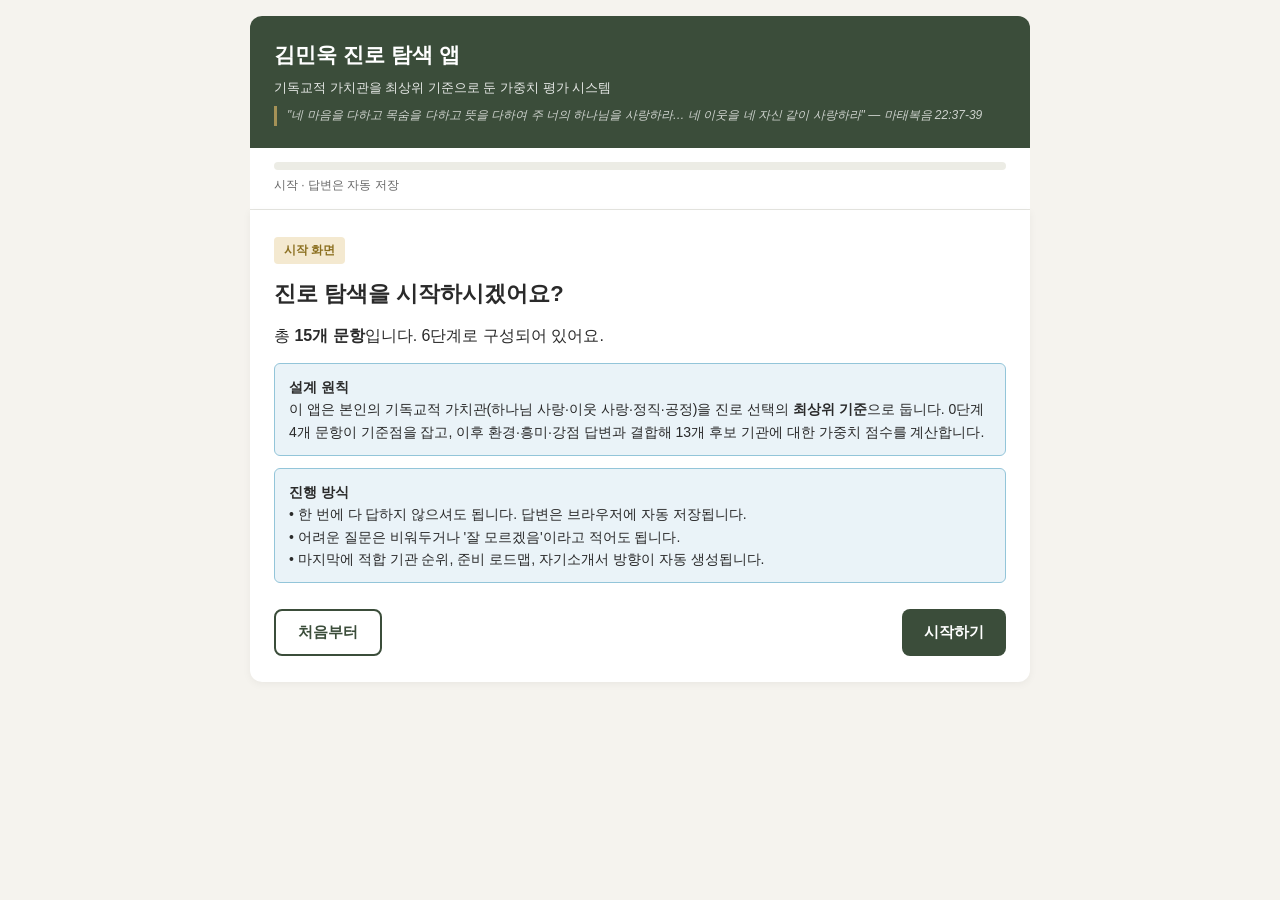
<file: index.html>
<!DOCTYPE html>
<html lang="ko">
<head>
<meta charset="UTF-8">
<meta name="viewport" content="width=device-width, initial-scale=1.0">
<title>김민욱 진로 탐색 — 가치 중심 평가</title>
<style>
  *{box-sizing:border-box;margin:0;padding:0}
  body{font-family:-apple-system,BlinkMacSystemFont,"Segoe UI","Apple SD Gothic Neo","Malgun Gothic",sans-serif;
       background:#f5f3ee;color:#2a2a2a;line-height:1.6;padding:16px}
  .app{max-width:780px;margin:0 auto}
  header{background:#3b4d3a;color:#fff;padding:22px 24px;border-radius:12px 12px 0 0}
  header h1{font-size:21px;margin-bottom:6px}
  header p{font-size:13px;opacity:.88}
  .verse{font-size:12px;font-style:italic;opacity:.75;margin-top:8px;border-left:3px solid #c9a961;padding-left:10px}
  .progress-wrap{background:#fff;padding:14px 24px;border-bottom:1px solid #e5e5e0}
  .progress-bar{height:8px;background:#ecece5;border-radius:4px;overflow:hidden}
  .progress-fill{height:100%;background:#3b4d3a;transition:width .4s}
  .progress-text{font-size:12px;color:#666;margin-top:6px}
  main{background:#fff;padding:26px 24px;border-radius:0 0 12px 12px;
       box-shadow:0 2px 8px rgba(0,0,0,.05);min-height:420px}
  .stage-label{display:inline-block;background:#e8eee5;color:#3b4d3a;padding:4px 10px;
       border-radius:4px;font-size:12px;font-weight:600;margin-bottom:12px}
  .stage-label.faith{background:#f4e9d0;color:#8b6f1f}
  .question{font-size:18px;font-weight:600;margin-bottom:8px;color:#1a1a1a}
  .helper{font-size:14px;color:#666;margin-bottom:18px}
  .options{display:flex;flex-direction:column;gap:10px}
  .option{background:#fafaf5;border:2px solid #e5e5e0;border-radius:8px;padding:14px 16px;
       cursor:pointer;transition:all .15s;font-size:15px;text-align:left;width:100%;font-family:inherit}
  .option:hover{border-color:#3b4d3a;background:#f0f3ec}
  .option.selected{border-color:#3b4d3a;background:#e8eee5;font-weight:600}
  .option.multi.selected::before{content:"✓ ";color:#3b4d3a}
  textarea,input[type=text],input[type=number]{width:100%;border:2px solid #e5e5e0;border-radius:8px;
       padding:12px;font-size:15px;font-family:inherit;resize:vertical}
  textarea:focus,input:focus{outline:none;border-color:#3b4d3a}
  .nav{display:flex;justify-content:space-between;margin-top:26px;gap:10px;flex-wrap:wrap}
  .btn{background:#3b4d3a;color:#fff;border:none;padding:12px 22px;border-radius:8px;
       font-size:15px;font-weight:600;cursor:pointer;font-family:inherit}
  .btn:hover{background:#2c3a2c}
  .btn:disabled{background:#b0b0a8;cursor:not-allowed}
  .btn-secondary{background:#fff;color:#3b4d3a;border:2px solid #3b4d3a}
  .btn-secondary:hover{background:#f0f3ec}
  .btn-small{padding:8px 14px;font-size:13px}
  .rank-row{display:flex;align-items:center;gap:10px;margin-bottom:10px;
       background:#fafaf5;padding:10px 12px;border-radius:6px}
  .rank-row span{flex:1;font-size:14px}
  .rank-row input{width:60px;text-align:center}
  .weight-row{display:flex;align-items:center;gap:10px;margin-bottom:10px}
  .weight-row label{flex:1;font-size:14px}
  .weight-row input{width:70px;text-align:center}
  .weight-total{font-weight:600;text-align:right;margin-top:8px;font-size:14px}
  .weight-total.bad{color:#b94a3c}
  .weight-total.good{color:#3b4d3a}
  .save-status{font-size:12px;color:#888;text-align:center;margin-top:10px}
  .result-section{margin-bottom:26px;padding-bottom:18px;border-bottom:1px solid #ecece5}
  .result-section h2{font-size:18px;color:#3b4d3a;margin-bottom:10px}
  .faith-banner{background:#f4e9d0;border-left:4px solid #c9a961;padding:14px 16px;
       border-radius:4px;margin-bottom:18px;font-size:14px}
  .job-card{background:#fafaf5;border-left:4px solid #3b4d3a;padding:14px 18px;
       margin-bottom:12px;border-radius:4px;position:relative}
  .job-card.rank1{border-left-color:#c9a961;background:#fdf9ec}
  .job-card.rank3{border-left-color:#888}
  .rank-badge{display:inline-block;font-size:11px;background:#3b4d3a;color:#fff;
       padding:2px 8px;border-radius:3px;margin-right:6px;font-weight:600}
  .job-card.rank1 .rank-badge{background:#c9a961;color:#5a4815}
  .job-card.rank3 .rank-badge{background:#888}
  .job-card h3{font-size:16px;display:inline-block}
  .score-box{float:right;text-align:right}
  .score-main{font-weight:700;font-size:18px;color:#3b4d3a}
  .job-card.rank1 .score-main{color:#8b6f1f}
  .score-detail{font-size:11px;color:#888;margin-top:2px}
  .meta{font-size:13px;color:#666;margin:8px 0;clear:right}
  .reason{font-size:14px;margin-top:8px}
  .action{background:#fff;border-radius:4px;padding:8px 10px;margin-top:8px;font-size:13px;color:#444}
  .roadmap-step{display:flex;gap:14px;margin-bottom:14px}
  .roadmap-num{flex-shrink:0;width:34px;height:34px;background:#3b4d3a;color:#fff;
       border-radius:50%;display:flex;align-items:center;justify-content:center;font-weight:700}
  .roadmap-content{flex:1;padding-top:3px}
  .roadmap-content h4{font-size:15px;margin-bottom:3px}
  .roadmap-content p{font-size:14px;color:#555}
  .warning-box{background:#fff8e7;border:1px solid #f0c674;padding:12px 14px;
       border-radius:6px;font-size:14px;margin:12px 0}
  .info-box{background:#eaf3f8;border:1px solid #93c5d9;padding:12px 14px;
       border-radius:6px;font-size:14px;margin:12px 0}
  .actions-bar{display:flex;gap:8px;flex-wrap:wrap;margin-top:18px}
  details{margin-top:8px;font-size:13px}
  summary{cursor:pointer;color:#3b4d3a;font-weight:600}
  details>div{padding:8px 0 0 0;color:#555}
  @media print{body{background:#fff}.nav,.actions-bar,header{display:none}main{box-shadow:none}}
</style>
</head>
<body>
<div class="app">
  <header>
    <h1>김민욱 진로 탐색 앱</h1>
    <p>기독교적 가치관을 최상위 기준으로 둔 가중치 평가 시스템</p>
    <div class="verse">"네 마음을 다하고 목숨을 다하고 뜻을 다하여 주 너의 하나님을 사랑하라… 네 이웃을 네 자신 같이 사랑하라" — 마태복음 22:37-39</div>
  </header>
  <div class="progress-wrap">
    <div class="progress-bar"><div class="progress-fill" id="progressFill" style="width:0%"></div></div>
    <div class="progress-text" id="progressText">시작 전 · 답변은 자동 저장됩니다</div>
  </div>
  <main id="main"></main>
</div>

<script>
const questions = [
  { stage:0, label:"0단계 · 신앙적 기준 (최상위)", faith:true, id:"q0_calling", type:"single",
    question:"이 일을 통해 하나님이 본인을 어디로 부르신다고 느끼시나요?",
    helper:"정답이 없습니다. 본인이 가장 자연스럽게 끄덕이는 답을 고르세요.",
    options:[
      {val:"poor",text:"가난하고 약한 이웃을 직접 섬기는 자리 (마 25:40)"},
      {val:"steward",text:"맡겨진 자원·재능을 정직하게 청지기로 관리하는 자리 (마 25:14-30)"},
      {val:"justice",text:"공의를 행하고 불의한 구조를 바로잡는 자리 (미 6:8)"},
      {val:"witness",text:"세상 속에서 빛과 소금이 되는 일반 직업 자리 (마 5:13-16)"},
      {val:"discern",text:"아직 분별 중 — 여러 가능성을 열어두고 싶음"}
    ]},
  { stage:0, label:"0단계 · 신앙적 기준 (최상위)", faith:true, id:"q0_redline", type:"multi",
    question:"양심상 절대 일할 수 없는 영역은? (모두 선택)",
    helper:"기관 자동 필터링에 사용됩니다.",
    options:[
      {val:"gambling",text:"사행성·도박·복권"},
      {val:"alcohol",text:"주류 제조·판매"},
      {val:"tobacco",text:"담배"},
      {val:"cosmetic_surgery",text:"미용 성형"},
      {val:"weapons",text:"무기·군수"},
      {val:"usury",text:"고금리 대부업·사채"},
      {val:"adult",text:"성인·유흥 산업"},
      {val:"deception",text:"기만적 마케팅이 본질인 업종"}
    ]},
  { stage:0, label:"0단계 · 신앙적 기준 (최상위)", faith:true, id:"q0_honesty", type:"single",
    question:"직장에서 정직·공정 기준이 흔들리는 상황을 마주한다면?",
    helper:"본인의 마지노선을 확인하기 위한 질문입니다.",
    options:[
      {val:"strict",text:"단 한 번도 양보 못 함 — 손해 보더라도 즉시 문제 제기"},
      {val:"voice",text:"내부에서 정중히 문제 제기, 변화 없으면 떠남"},
      {val:"endure",text:"본인 일만 정직하게, 조직 전체는 어쩔 수 없음"},
      {val:"flex",text:"상황에 따라 유연하게 판단"}
    ]},
  { stage:0, label:"0단계 · 신앙적 기준 (최상위)", faith:true, id:"q0_faith_org", type:"single",
    question:"기독교 정체성이 명시된 단체에서 일하는 것을 어떻게 보시나요?",
    helper:"본인 성향을 고르세요.",
    options:[
      {val:"prefer",text:"강하게 선호 — 같은 신앙 공동체에서 일하고 싶음"},
      {val:"open",text:"열려 있음 — 신앙 단체도 일반 공공기관도 OK"},
      {val:"public",text:"공공기관·세속 단체 선호 — 일터에서 신앙은 개인적으로 지킴"},
      {val:"avoid_church",text:"교계 내부 정치·이슈가 부담스러움 — 신앙 단체는 신중"}
    ]},
  { stage:1, label:"1단계 · 일하는 환경", id:"q1_commute", type:"single",
    question:"거주지 이동 가능 범위는?",
    helper:"평촌(안양) 기준.",
    options:[
      {val:"anyang",text:"평촌 통근 1시간 이내만"},
      {val:"metro",text:"평촌 통근 1시간 30분까지 (서울 전역, 수원·성남)"},
      {val:"gyeonggi",text:"평택·인천 등 단신 거주 가능"},
      {val:"anywhere",text:"진천·세종 등 지방 단신 거주도 가능"}
    ]},
  { stage:1, label:"1단계 · 일하는 환경", id:"q2_study", type:"single",
    question:"시험 공부 가능 기간은 솔직히?",
    helper:"공기업 NCS 필기는 3~6개월 준비 필요.",
    options:[
      {val:"1m",text:"1개월 이내 — 인턴·서류면접 트랙만"},
      {val:"3m",text:"2~3개월 — 한국사·OPIc 등 단기 자격"},
      {val:"6m",text:"6개월 가능 — NCS 필기 포함"}
    ]},
  { stage:1, label:"1단계 · 일하는 환경", id:"q3_employment", type:"single",
    question:"고용 형태 우선순위는?",
    options:[
      {val:"regular",text:"정규직만 (기다려서라도)"},
      {val:"intern_ok",text:"6개월~1년 인턴이라도 OK, 경험 우선"},
      {val:"any",text:"계약직이라도 흥미·가치 맞으면 OK"}
    ]},
  { stage:2, label:"2단계 · 일의 내용", id:"q5_focus", type:"text",
    question:"지난 6개월 직무 중 시간 가는 줄 모르고 한 작업 3가지는?",
    helper:"답이 어렵다면 '잘 모르겠음'이라고 적어도 됩니다." },
  { stage:2, label:"2단계 · 일의 내용", id:"q6_avoid", type:"text",
    question:"5분도 집중 안 됐던 작업 3가지는?",
    helper:"신용장·채권회수 외에 또 무엇이 있었는지." },
  { stage:2, label:"2단계 · 일의 내용", id:"q7_rank", type:"rank",
    question:"다음 4가지 일을 흥미 순으로 1~4위 매기세요",
    helper:"각 칸에 1~4 입력. 가장 끌리면 1.",
    items:[
      {val:"research",text:"A. 외국 기업·기관 정보를 조사해 한국어 보고서로 정리"},
      {val:"matching",text:"B. 한국 기업의 해외 진출 파트너·바이어 연결"},
      {val:"planning",text:"C. 새로운 정책·사업 아이디어를 기획서로 작성"},
      {val:"data",text:"D. 사업 운영 데이터를 분석해 성과 보고"}
    ]},
  { stage:2, label:"2단계 · 일의 내용", id:"q8_helping", type:"single",
    question:"'누구를 직접 돕는다'는 감각이 필요한가요?",
    helper:"이웃 사랑(마 22:39) 실천 방식과 직결됩니다.",
    options:[
      {val:"direct",text:"반드시 필요 — 소상공인·취약계층 직접 응대"},
      {val:"indirect",text:"간접적이어도 OK — 기업·기관 지원 통한 기여"},
      {val:"no",text:"상관없음 — 공익성·정직성만 확보되면"}
    ]},
  { stage:3, label:"3단계 · AI·IT 활용 수준", id:"q10_skills", type:"multi",
    question:"직접 해본 것을 모두 선택",
    helper:"객관적 IT 수준 진단.",
    options:[
      {val:"ai_basic",text:"ChatGPT/Claude로 문서 요약·번역·초안 작성"},
      {val:"research_ai",text:"Perplexity·Genspark로 웹 리서치"},
      {val:"doc_auto",text:"Notion AI·Copilot으로 문서·표 자동화"},
      {val:"excel",text:"엑셀 함수·피벗테이블 활용"},
      {val:"viz",text:"Power BI·태블로 등 시각화"},
      {val:"nocode",text:"Make·Zapier 등 노코드 자동화"},
      {val:"code",text:"파이썬·SQL 코드 작성"},
      {val:"api",text:"GPT API 호출, 프롬프트 엔지니어링 체계화"}
    ]},
  { stage:3, label:"3단계 · AI·IT 활용 수준", id:"q11_it_invest", type:"single",
    question:"앞으로 6개월 IT 학습 투자 의향은?",
    options:[
      {val:"no_invest",text:"없음 — 현재 능력으로 승부"},
      {val:"5h",text:"주 5시간 — 도구 활용 심화"},
      {val:"10h",text:"주 10시간 이상 — 코딩·데이터 학습 포함"}
    ]},
  { stage:4, label:"4단계 · 본인 강점", id:"q15_strengths", type:"multi",
    question:"'상위 30%'라고 자신 있는 강점 모두 선택",
    helper:"선택 안 한 항목은 자기소개서에서 강조하지 않는 게 안전.",
    options:[
      {val:"eng_read",text:"영어 읽기·쓰기"},
      {val:"eng_speak",text:"영어 회화"},
      {val:"trade_knowledge",text:"무역 실무 지식"},
      {val:"research",text:"해외 기업 리서치"},
      {val:"b2b",text:"B2B 고객 응대"},
      {val:"ai_output",text:"AI 도구로 업무 산출물 만들기"},
      {val:"doc",text:"문서·자료 정리"},
      {val:"presentation",text:"발표·기획서 작성"}
    ]},
  { stage:5, label:"5단계 · 우선순위 가중치", id:"q17_weights", type:"weight",
    question:"기관 평가 기준에 100점을 나눠 배분하세요",
    helper:"신앙 기준이 최상위라면 '신앙·윤리 정합도'에 가장 많은 점수를.",
    items:[
      {val:"faith",text:"신앙·윤리 정합도 (정직·공익·이웃 사랑)",default:35},
      {val:"interest",text:"직무 흥미 (영어·AI·해외 활용)",default:20},
      {val:"commute",text:"통근·정착 편의성",default:15},
      {val:"stability",text:"고용 안정성·연봉",default:10},
      {val:"feasibility",text:"합격 가능성",default:10},
      {val:"helping",text:"남을 돕는다는 감각",default:10}
    ]}
];

const orgs = [
  { id:"kotra_intern", name:"KOTRA 청년인턴(체험형)", type:"공공기관 · 인턴", location:"서울 서초",
    commute:"metro", studyLevel:"1m", employment:"intern_ok", industry:["trade","public"], avoidFlags:[],
    scores:{ faith:75, interest:85, commute:80, stability:60, feasibility:70, helping:60 },
    faithDetail:"공공기관 회계감사·alio 공시 의무. 한국 중소기업 해외 진출 지원이라는 공익적 미션. 사행성·기만 없음.",
    fitFor:["steward","witness","discern"],
    desc:"한국 기업 해외 진출 지원, 80개국 무역관, 시장조사·바이어 매칭. 영어·무역·해외경험 활용도 최상.",
    schedule:"수시 채용 풀 방식. 2026년 3기 공고 5~7월 예상. kotra.applyin.co.kr 알림 설정.",
    salary:"월 약 216만원",
    why:"본인 무역학·영어·해외영업·AI 강점 모두 매칭. 진입장벽(서류+면접) 낮아 6개월 경력으로 도전 가능.",
    cautions:"신용장 등 무역금융은 일부 부서에 한정. 본사 행정 인턴이라면 거의 노출 없음." },
  { id:"kita_intern", name:"한국무역협회(KITA) 미래내일 일경험 인턴", type:"법정민간단체 · 인턴", location:"서울 강남(삼성동)",
    commute:"metro", studyLevel:"1m", employment:"intern_ok", industry:["trade"], avoidFlags:[],
    scores:{ faith:70, interest:80, commute:80, stability:55, feasibility:75, helping:55 },
    faithDetail:"법정 비영리, 외부 회계감사. 회원사 회비 기반 운영. 정치적 중립.",
    fitFor:["steward","witness","discern"],
    desc:"수출기업 지원, 무역통상정보 제공, 무역아카데미 운영. 강남 코엑스 본사로 평촌에서 통근 가능.",
    schedule:"청년일경험 포털(yw.work24.go.kr) 통해 분기별 모집.",
    salary:"월 약 230만원 (시급 15,000원 기준)",
    why:"평촌→강남 통근 가능. 무역영어·수출마스터 자격이 직무와 직결. 정규 공채는 9월 예정.",
    cautions:"수료 후 정규직 전환은 별도 공채. 인턴은 보조업무 비중 큼." },
  { id:"happiness", name:"행복한나눔 (기아대책 사회적기업)", type:"기독교 사회적기업 · 정규직", location:"서울",
    commute:"metro", studyLevel:"1m", employment:"regular", industry:["nonprofit","resource"], avoidFlags:[],
    scores:{ faith:95, interest:65, commute:75, stability:65, feasibility:60, helping:95 },
    faithDetail:"기독교 NGO 기아대책 자회사. SVI 인증. 자원순환·취약계층 일자리 미션. 마 25:40 직접 실천.",
    fitFor:["poor","justice","steward","witness"],
    desc:"기업 재고품 기증받아 친환경 나눔가게에서 판매, 수익으로 취약계층 자립 지원.",
    schedule:"수시 채용. m.kfhi.or.kr/about/news/notice 또는 sharinghappiness.or.kr 모니터링.",
    salary:"월 220~260만원 추정",
    why:"본인이 처음부터 끌렸던 미션. 기독교 정체성·자원순환·이웃 사랑 결합. 신앙적 동기를 자연스럽게 쓸 수 있음.",
    cautions:"경력 2년 이상 우대 공고가 많음. 신입은 매장 운영·물류 보조부터." },
  { id:"givingplus", name:"기빙플러스 (밀알복지재단)", type:"기독교 사회복지법인 · 정규직", location:"서울 (영등포 등)",
    commute:"metro", studyLevel:"1m", employment:"regular", industry:["nonprofit","resource"], avoidFlags:[],
    scores:{ faith:95, interest:65, commute:80, stability:65, feasibility:65, helping:95 },
    faithDetail:"밀알복지재단(기독교) 산하 친환경 나눔가게. 외부 회계감사. 장애인·취약계층 자립 지원.",
    fitFor:["poor","justice","steward","witness"],
    desc:"기업 기증품 친환경 매장 운영, 장애인 일자리 창출. 네트워크팀·매장 매니저 등 채용.",
    schedule:"recruit.miral.org에서 수시 공고. 2026년 4~5월 네트워크팀 팀장 등 채용 진행.",
    salary:"월 220~250만원",
    why:"행복한나눔과 함께 본인 가치관에 가장 부합. 신입 매니저 도전 가능.",
    cautions:"매장 매니저는 현장 운영 비중 큼." },
  { id:"goodneighbors", name:"굿네이버스 (사회복지법인)", type:"기독교 NGO · 정규직/인턴", location:"서울 영등포",
    commute:"metro", studyLevel:"1m", employment:"regular", industry:["nonprofit"], avoidFlags:[],
    scores:{ faith:90, interest:70, commute:80, stability:70, feasibility:55, helping:95 },
    faithDetail:"한국 기독교 정신 기반 NGO. 가이드스타 최고등급. ODA YP 운영.",
    fitFor:["poor","justice","witness"],
    desc:"국내 아동복지·해외 ODA 사업. ODA YP는 영어·해외사업 경험자 선호.",
    schedule:"신입 공채 연 1~2회. ODA YP 12월. goodneighbors.recruiter.co.kr.",
    salary:"신입 월 약 230만원",
    why:"영어·해외경험·신앙이 ODA YP와 정합.",
    cautions:"경쟁률 높음. 사회복지 봉사·인턴 경험 있으면 유리." },
  { id:"worldvision", name:"한국월드비전", type:"기독교 NGO · 정규직", location:"서울 여의도",
    commute:"metro", studyLevel:"3m", employment:"regular", industry:["nonprofit"], avoidFlags:[],
    scores:{ faith:95, interest:70, commute:75, stability:75, feasibility:50, helping:95 },
    faithDetail:"명시적 기독교 정체성. 전 세계 기독교 NGO 네트워크. 투명경영 페이지 운영.",
    fitFor:["poor","witness"],
    desc:"국내외 아동·재난 구호. 후원 개발·국제사업·홍보 등 다양한 직군.",
    schedule:"worldvision.or.kr 채용 페이지에서 수시·정기 채용 확인.",
    salary:"신입 월 약 250만원",
    why:"기독교 신앙 + 영어 + 국제사업 결합. 가치관 정합도 최상.",
    cautions:"경쟁률 매우 높음." },
  { id:"compassion", name:"한국컴패션", type:"기독교 어린이 양육 NGO · 정규직", location:"서울",
    commute:"metro", studyLevel:"3m", employment:"regular", industry:["nonprofit"], avoidFlags:[],
    scores:{ faith:98, interest:65, commute:75, stability:70, feasibility:50, helping:95 },
    faithDetail:"명시적 기독교 정체성 가장 뚜렷. 전 직원이 신앙고백 공유. 어린이 1:1 양육 미션.",
    fitFor:["poor","witness"],
    desc:"빈곤국 어린이 1:1 후원 양육 사업. 후원자 관계·홍보·운영 직군.",
    schedule:"compassion.or.kr 채용 페이지 모니터링.",
    salary:"신입 월 약 240만원",
    why:"신앙 정체성이 가장 명확. 같은 신앙 공동체를 강하게 선호한다면 1순위.",
    cautions:"경쟁률 매우 높음." },
  { id:"gto", name:"경기관광공사 (사무직 6급)", type:"지방공기업 · 정규직", location:"수원",
    commute:"metro", studyLevel:"6m", employment:"regular", industry:["public","tourism"], avoidFlags:[],
    scores:{ faith:75, interest:80, commute:75, stability:85, feasibility:50, helping:55 },
    faithDetail:"경기도 산하 지방공기업. 회계감사·alio 공시 의무.",
    fitFor:["steward","witness"],
    desc:"경기도 관광 마케팅, 외국인 관광객 유치, MICE.",
    schedule:"경기도 통합채용 연 2회(상반기 3월·하반기 9~10월).",
    salary:"신입 월 약 260만원",
    why:"영어·해외 마케팅·AI 활용이 직무와 직결.",
    cautions:"NCS 필기 필요. 한국사 2급 가산점. 모집 인원 적어 경쟁률 매우 높음." },
  { id:"gh", name:"경기주택도시공사(GH) 행정직(상경)", type:"지방공기업 · 정규직", location:"수원 광교",
    commute:"metro", studyLevel:"6m", employment:"regular", industry:["public","housing"], avoidFlags:[],
    scores:{ faith:80, interest:50, commute:75, stability:90, feasibility:65, helping:70 },
    faithDetail:"공공기관, 회계감사·공시 강제. 저소득·취약계층 주거안정 미션 명시.",
    fitFor:["justice","steward","witness"],
    desc:"공공주택 공급·도시개발·주거복지. 행정직(상경) 18명 모집(상반기 기준).",
    schedule:"경기도 통합채용 또는 자체 공채. gh.recruiter.co.kr.",
    salary:"신입 월 약 280만원",
    why:"모집 인원 가장 많아 합격 확률 상대적으로 높음. 공익성 명확.",
    cautions:"본인 영어·해외경험 강점이 차별화되지 않음. NCS 필기 6개월 준비 필요." },
  { id:"anyang", name:"안양도시공사", type:"지방공기업 · 정규직", location:"안양 (평촌 인접)",
    commute:"anyang", studyLevel:"6m", employment:"regular", industry:["public"], avoidFlags:[],
    scores:{ faith:75, interest:45, commute:100, stability:85, feasibility:70, helping:60 },
    faithDetail:"공공기관 회계감사·공시. 안양시민 시설 운영 공익 미션.",
    fitFor:["steward","witness"],
    desc:"안양시 공공시설 운영. 일반행정·시설관리 직군.",
    schedule:"auc.or.kr/base/board에서 자체 공고. 연 2~3회 직원 공채.",
    salary:"신입 월 약 260만원",
    why:"통근 부담 0. 안정성 최상. 거주지에서 가장 가까움.",
    cautions:"영어·AI·무역 강점이 직무와 거의 무관." },
  { id:"nipa_intern", name:"NIPA 체험형 청년인턴", type:"준정부기관 · 인턴", location:"진천 (충북)",
    commute:"anywhere", studyLevel:"1m", employment:"intern_ok", industry:["public","ai"], avoidFlags:[],
    scores:{ faith:75, interest:85, commute:30, stability:55, feasibility:70, helping:55 },
    faithDetail:"과기정통부 산하, 공공 회계 투명성. AI·SW 산업 진흥 공익 미션.",
    fitFor:["steward","witness"],
    desc:"AI·SW 글로벌 진출 지원, 디지털 전환. 인턴은 행정·기획 보조.",
    schedule:"2026년 하반기(7~12월) 인턴 5~6월 공고 예상. nipa.kr/home/2-4.",
    salary:"월 약 219만원",
    why:"AI·영어·해외 강점 결합 가능한 드문 자리.",
    cautions:"진천 본사, 평촌에서 단신 거주 필요. 평촌 기반 신앙 공동체 활동 중단." },
  { id:"koica_yp", name:"KOICA / 협력기관 YP (영프로페셔널)", type:"국제개발협력 · 인턴", location:"성남·서울 등",
    commute:"metro", studyLevel:"1m", employment:"intern_ok", industry:["public","oda"], avoidFlags:[],
    scores:{ faith:85, interest:85, commute:65, stability:55, feasibility:60, helping:90 },
    faithDetail:"공적개발원조(ODA) 공익. 기아대책 등 기독교 NGO 협력기관 통한 지원도 가능.",
    fitFor:["poor","justice","witness"],
    desc:"개도국 ODA 사업 운영·보고서 작성. 영어 필수.",
    schedule:"연 2회 모집. 협력기관별 공고. KOICA YP 페이지(koica.go.kr/koica_kr/949).",
    salary:"월 약 230만원",
    why:"영어 강점 + 공익·이웃 사랑 + 신앙 협력기관 선택 가능.",
    cautions:"이전 KOICA YP 경험자는 지원 불가. 단기 계약(보통 1년)." },
  { id:"kita_regular", name:"한국무역협회(KITA) 정규 신입공채", type:"법정민간단체 · 정규직", location:"서울 강남",
    commute:"metro", studyLevel:"6m", employment:"regular", industry:["trade"], avoidFlags:[],
    scores:{ faith:75, interest:85, commute:80, stability:85, feasibility:40, helping:60 },
    faithDetail:"법정 비영리, 외부 감사. 무역업계 공익 지원.",
    fitFor:["steward","witness"],
    desc:"수출지원·정책연구·무역아카데미 등. 매년 9월 공채.",
    schedule:"2026년 신입 공채 9월 마감 예상. kita.net 공지.",
    salary:"신입 월 약 320만원",
    why:"본인 강점 모두 매칭. 평촌 통근 가능.",
    cautions:"경쟁률 매우 높음. 경력 6개월·공백 7개월은 큰 약점." }
];

const STORAGE_KEY = "career_app_v2";
let state = { current: -1, answers: {} };

function load() { try { const s = localStorage.getItem(STORAGE_KEY); if (s) state = JSON.parse(s); } catch(e){} }
function save() { try { localStorage.setItem(STORAGE_KEY, JSON.stringify(state)); } catch(e){} }
function reset() {
  if (confirm("정말 처음부터 다시 시작하시겠어요? 모든 답변이 사라집니다.")) {
    state = { current: -1, answers: {} }; save(); render();
  }
}

function render() {
  const main = document.getElementById("main");
  const total = questions.length;
  if (state.current === -1) { renderStart(main); updateProgress(0, total); return; }
  if (state.current >= total) { renderResult(main); updateProgress(total, total); return; }
  renderQuestion(main, questions[state.current]);
  updateProgress(state.current, total);
}

function updateProgress(cur, total) {
  document.getElementById("progressFill").style.width = (cur/total*100) + "%";
  if (cur === 0) document.getElementById("progressText").textContent = "시작 · 답변은 자동 저장";
  else if (cur >= total) document.getElementById("progressText").textContent = "완료 · 결과 확인";
  else document.getElementById("progressText").textContent = cur + " / " + total + " 문항 · 자동 저장됨";
}

function renderStart(main) {
  const answered = Object.keys(state.answers).length;
  main.innerHTML = '<div class="stage-label faith">시작 화면</div>'
    + '<h2 style="font-size:22px;margin-bottom:12px">진로 탐색을 시작하시겠어요?</h2>'
    + '<p style="margin-bottom:14px">총 <b>' + questions.length + '개 문항</b>입니다. 6단계로 구성되어 있어요.</p>'
    + '<div class="info-box"><b>설계 원칙</b><br>이 앱은 본인의 기독교적 가치관(하나님 사랑·이웃 사랑·정직·공정)을 진로 선택의 <b>최상위 기준</b>으로 둡니다. 0단계 4개 문항이 기준점을 잡고, 이후 환경·흥미·강점 답변과 결합해 13개 후보 기관에 대한 가중치 점수를 계산합니다.</div>'
    + '<div class="info-box"><b>진행 방식</b><br>• 한 번에 다 답하지 않으셔도 됩니다. 답변은 브라우저에 자동 저장됩니다.<br>• 어려운 질문은 비워두거나 \'잘 모르겠음\'이라고 적어도 됩니다.<br>• 마지막에 적합 기관 순위, 준비 로드맵, 자기소개서 방향이 자동 생성됩니다.</div>'
    + (answered > 0 ? '<div class="warning-box">이전에 답하신 ' + answered + '개 문항이 저장되어 있습니다.</div>' : "")
    + '<div class="nav"><button class="btn-secondary btn" onclick="reset()">처음부터</button>'
    + '<button class="btn" onclick="state.current=0;save();render()">' + (answered > 0 ? "이어서 시작" : "시작하기") + '</button></div>';
}

function renderQuestion(main, q) {
  const v = state.answers[q.id];
  let body = "";
  if (q.type === "single") {
    body = '<div class="options">' + q.options.map(o =>
      '<button class="option ' + (v===o.val?"selected":"") + '" onclick="selectSingle(\''+q.id+'\',\''+o.val+'\')">' + o.text + '</button>'
    ).join("") + '</div>';
  } else if (q.type === "multi") {
    const arr = Array.isArray(v) ? v : [];
    body = '<div class="options">' + q.options.map(o =>
      '<button class="option multi ' + (arr.includes(o.val)?"selected":"") + '" onclick="toggleMulti(\''+q.id+'\',\''+o.val+'\')">' + o.text + '</button>'
    ).join("") + '</div>';
  } else if (q.type === "text") {
    body = '<textarea rows="6" placeholder="자유롭게 적어주세요..." oninput="setText(\''+q.id+'\',this.value)">' + (v||"") + '</textarea>';
  } else if (q.type === "rank") {
    const obj = v || {};
    body = q.items.map(it =>
      '<div class="rank-row"><span>' + it.text + '</span>'
      + '<input type="number" min="1" max="' + q.items.length + '" value="' + (obj[it.val]||"") + '"'
      + ' onchange="setRank(\''+q.id+'\',\''+it.val+'\',this.value)"></div>'
    ).join("");
  } else if (q.type === "weight") {
    const obj = v || {};
    let total = 0;
    body = q.items.map(it => {
      const cur = obj[it.val] !== undefined ? obj[it.val] : it.default;
      total += Number(cur)||0;
      return '<div class="weight-row"><label>' + it.text + '</label>'
        + '<input type="number" min="0" max="100" value="' + cur + '"'
        + ' onchange="setWeight(\''+q.id+'\',\''+it.val+'\',this.value)"> 점</div>';
    }).join("");
    body += '<div class="weight-total ' + (total===100?"good":"bad") + '" id="weightTotal">합계: ' + total + ' / 100점</div>';
  }
  const isFaith = q.faith ? "faith" : "";
  main.innerHTML = '<div class="stage-label ' + isFaith + '">' + q.label + '</div>'
    + '<div class="question">' + q.question + '</div>'
    + '<div class="helper">' + (q.helper||"") + '</div>'
    + body
    + '<div class="nav"><button class="btn btn-secondary" ' + (state.current===0?"disabled":"") + ' onclick="prev()">이전</button>'
    + '<button class="btn" onclick="next()">' + (state.current===questions.length-1?"결과 보기":"다음") + '</button></div>'
    + '<div class="save-status">자동 저장됨 · 언제든 닫고 다시 오셔도 됩니다</div>';
}

function selectSingle(id, val) { state.answers[id] = val; save(); render(); }
function toggleMulti(id, val) {
  if (!Array.isArray(state.answers[id])) state.answers[id] = [];
  const idx = state.answers[id].indexOf(val);
  if (idx >= 0) state.answers[id].splice(idx,1); else state.answers[id].push(val);
  save(); render();
}
function setText(id, val) { state.answers[id] = val; save(); }
function setRank(id, key, val) { if (!state.answers[id]) state.answers[id] = {}; state.answers[id][key] = Number(val); save(); }
function setWeight(id, key, val) {
  if (!state.answers[id]) state.answers[id] = {};
  state.answers[id][key] = Number(val); save();
  const q = questions.find(qq => qq.id === id);
  let total = 0;
  q.items.forEach(it => {
    const cur = state.answers[id][it.val] !== undefined ? state.answers[id][it.val] : it.default;
    total += Number(cur)||0;
  });
  const el = document.getElementById("weightTotal");
  if (el) { el.textContent = "합계: " + total + " / 100점"; el.className = "weight-total " + (total===100?"good":"bad"); }
}
function prev() { if (state.current > 0) { state.current--; save(); render(); window.scrollTo(0,0); } }
function next() { state.current++; save(); render(); window.scrollTo(0,0); }

function computeResults() {
  const a = state.answers;
  const calling = a.q0_calling || "discern";
  const faithOrgPref = a.q0_faith_org || "open";
  const honesty = a.q0_honesty || "voice";
  const commute = a.q1_commute || "metro";
  const study = a.q2_study || "3m";
  const employment = a.q3_employment || "intern_ok";
  const helping = a.q8_helping || "indirect";
  const skills = a.q10_skills || [];
  const itInvest = a.q11_it_invest || "5h";
  const strengths = a.q15_strengths || [];

  const wRaw = a.q17_weights || {};
  const w = {};
  questions.find(q => q.id === "q17_weights").items.forEach(it => {
    w[it.val] = wRaw[it.val] !== undefined ? wRaw[it.val] : it.default;
  });
  const wSum = Object.values(w).reduce((s,v) => s + (Number(v)||0), 0) || 100;
  Object.keys(w).forEach(k => w[k] = (Number(w[k])||0) / wSum);

  const commuteOK = { anyang:["anyang"], metro:["anyang","metro"],
    gyeonggi:["anyang","metro","gyeonggi"], anywhere:["anyang","metro","gyeonggi","anywhere"] }[commute];
  const studyOK = { "1m":["1m"], "3m":["1m","3m"], "6m":["1m","3m","6m"] }[study];

  const ranked = orgs.map(org => {
    let blocked = false; let blockReason = "";
    if (!commuteOK.includes(org.commute)) { blocked = true; blockReason = "통근 거리 초과"; }
    if (org.employment === "regular" && !studyOK.includes(org.studyLevel)) { blocked = true; blockReason = "필기시험 준비 시간 부족"; }

    let callingBonus = 0;
    if (org.fitFor.includes(calling)) callingBonus = 8;
    let faithOrgBonus = 0;
    if (faithOrgPref === "prefer" && org.industry.includes("nonprofit") && org.scores.faith >= 90) faithOrgBonus = 10;
    if (faithOrgPref === "public" && org.industry.includes("public")) faithOrgBonus = 5;
    if (faithOrgPref === "avoid_church" && org.industry.includes("nonprofit") && org.scores.faith >= 90) faithOrgBonus = -8;
    let helpingBonus = 0;
    if (helping === "direct" && org.scores.helping >= 85) helpingBonus = 5;
    if (helping === "no" && org.scores.helping >= 85 && org.scores.interest < 70) helpingBonus = -3;
    let strengthBonus = 0;
    if (strengths.includes("eng_read") || strengths.includes("eng_speak")) {
      if (["kotra_intern","kita_intern","kita_regular","gto","worldvision","compassion","koica_yp","goodneighbors"].includes(org.id)) strengthBonus += 4;
    }
    if (strengths.includes("ai_output") && ["nipa_intern","kotra_intern","kita_intern"].includes(org.id)) strengthBonus += 4;

    const base = org.scores.faith*w.faith + org.scores.interest*w.interest + org.scores.commute*w.commute
      + org.scores.stability*w.stability + org.scores.feasibility*w.feasibility + org.scores.helping*w.helping;
    const total = blocked ? 0 : Math.round(base + callingBonus + faithOrgBonus + helpingBonus + strengthBonus);
    return { org, total, blocked, blockReason, faith: org.scores.faith, interest: org.scores.interest };
  }).sort((a,b) => b.total - a.total);

  return { ranked, calling, faithOrgPref, honesty, commute, study, employment, helping, skills, itInvest, strengths, w };
}

function renderResult(main) {
  const r = computeResults();
  const top = r.ranked.filter(x => !x.blocked).slice(0, 5);
  const blocked = r.ranked.filter(x => x.blocked);
  const callingText = { poor:"가난하고 약한 이웃을 직접 섬김 (마 25:40)",
    steward:"맡겨진 자원을 정직하게 관리하는 청지기 (마 25:14-30)",
    justice:"공의를 행하고 구조를 바로잡음 (미 6:8)",
    witness:"세상 속에서 빛과 소금이 되는 일반 직업 (마 5:13-16)",
    discern:"아직 분별 중" }[r.calling];

  let html = '<div class="faith-banner"><b>본인의 부르심:</b> ' + callingText
    + '<br><b>가중치 우선순위:</b> 신앙·윤리(' + Math.round(r.w.faith*100) + '점) 〉 흥미(' + Math.round(r.w.interest*100)
    + ') 〉 통근(' + Math.round(r.w.commute*100) + ') 〉 안정(' + Math.round(r.w.stability*100)
    + ') 〉 가능성(' + Math.round(r.w.feasibility*100) + ') 〉 도움(' + Math.round(r.w.helping*100) + ')</div>'
    + '<div class="result-section"><h2>적합 기관 Top 5 (가중 점수순)</h2>';

  top.forEach((item, idx) => {
    const o = item.org;
    const rankClass = idx===0 ? "rank1" : (idx<3 ? "rank2" : "rank3");
    html += '<div class="job-card ' + rankClass + '">'
      + '<div class="score-box"><div class="score-main">' + item.total + '점</div>'
      + '<div class="score-detail">신앙 ' + item.faith + ' · 흥미 ' + item.interest + '</div></div>'
      + '<span class="rank-badge">' + (idx+1) + '순위</span>'
      + '<h3>' + o.name + '</h3>'
      + '<div class="meta">' + o.type + ' · ' + o.location + ' · ' + o.salary + '</div>'
      + '<div class="reason"><b>왜 이 기관:</b> ' + o.why + '</div>'
      + '<details><summary>가치 정합도 상세</summary><div>' + o.faithDetail + '</div></details>'
      + '<details><summary>업무 내용</summary><div>' + o.desc + '</div></details>'
      + '<div class="action">📅 <b>채용 일정:</b> ' + o.schedule + '</div>'
      + '<div class="action">⚠️ <b>주의:</b> ' + o.cautions + '</div></div>';
  });
  html += '</div>';

  if (blocked.length) {
    html += '<div class="result-section"><h2>제외된 기관 (조건 미충족)</h2>'
      + '<div style="font-size:13px;color:#666">통근·공부 시간 제약으로 자동 제외:</div>'
      + '<ul style="margin-top:8px;padding-left:20px;font-size:14px;color:#666">'
      + blocked.map(b => '<li>' + b.org.name + ' — ' + b.blockReason + '</li>').join("")
      + '</ul></div>';
  }

  html += renderRoadmap(r, top);
  html += renderEssayGuide(r, top);
  html += renderDiscernment(r);

  html += '<div class="actions-bar">'
    + '<button class="btn btn-secondary btn-small" onclick="state.current=0;save();render()">처음부터 다시 답하기</button>'
    + '<button class="btn btn-secondary btn-small" onclick="window.print()">결과 인쇄·PDF 저장</button>'
    + '<button class="btn btn-secondary btn-small" onclick="exportAnswers()">답변 내보내기</button>'
    + '<button class="btn btn-small" onclick="reset()">전체 초기화</button></div>';

  main.innerHTML = html;
}

function renderRoadmap(r, top) {
  const top1 = top[0] && top[0].org;
  const top2 = top[1] && top[1].org;
  if (!top1) return "";
  const needsOpic = top.some(t => ["kotra_intern","kita_regular","koica_yp"].includes(t.org.id));
  const needsHistory = top.some(t => ["gto","gh","anyang"].includes(t.org.id));

  const steps = [];
  steps.push({ title:"이번 주 — 신앙·환경 결정 확정",
    body:"0단계 답변을 다시 보고, 본인 부르심·레드라인이 명확한지 점검. 가족·교회 멘토와 함께 짧게 기도하며 분별." });
  steps.push({ title:"1~2주차 — 1순위 기관 자기소개서 초안",
    body: top1.name + "의 채용공고·직무기술서를 다운로드해 정독. 본인 경험(파라텍 UAE 조사·엘렉스 시장조사·AI 활용)을 직무 키워드와 매칭해 1차 초안 작성." });
  if (needsOpic) steps.push({ title:"1~2개월차 — OPIc IH 준비",
    body:"온라인 강의 1~2개 수강, 매일 30분 답변 녹음. 시험 매주 시행, 6주 준비로 IH 가능." });
  if (needsHistory) steps.push({ title:"한국사능력검정 2급 응시",
    body:"연 6회 시행(historyexam.go.kr). 1~2개월 준비. 공기업 가산점 확보." });
  steps.push({ title:"병행 — 경력 공백(2025-07~2026-01) 정리",
    body:"AI 학습·자격증·교회 활동·외국인 회화 모임 등 실제 활동을 사실 기반으로 표 정리." });
  steps.push({ title: (top2 ? top2.name : "2순위 기관") + " 병행 모니터링",
    body:"주 1회 채용 페이지 확인, 알림 설정. 1순위 합격까지 백업 옵션 유지." });
  steps.push({ title:"장기 — 6개월~1년 인턴 후 정규직 도전",
    body:"현재 경력 6개월·공백 7개월은 정규 공채에 약점. 인턴 경험을 추가해 재도전이 현실적." });

  let html = '<div class="result-section"><h2>준비 로드맵</h2>';
  steps.forEach((s,i) => {
    html += '<div class="roadmap-step"><div class="roadmap-num">' + (i+1) + '</div>'
      + '<div class="roadmap-content"><h4>' + s.title + '</h4><p>' + s.body + '</p></div></div>';
  });
  html += '</div>';
  return html;
}

function renderEssayGuide(r, top) {
  if (!top[0]) return "";
  const top1 = top[0].org;
  const isChristian = top1.scores.faith >= 90 && top1.industry.includes("nonprofit");
  let html = '<div class="result-section"><h2>자기소개서 방향 (1순위 기준)</h2>';
  if (isChristian) {
    html += '<div class="info-box"><b>' + top1.name + '은 기독교 정체성이 명시된 단체</b>이므로, 신앙적 동기를 자연스럽게 드러내도 좋습니다. 단, \'열정·헌신\' 같은 추상어 대신 구체적 경험으로 표현하세요.</div>';
    html += '<p><b>핵심 메시지:</b> "마 22:39의 이웃 사랑이 추상적 감정이 아니라 정직한 일터에서의 실천이라고 믿습니다. 무역·해외영업·AI 활용 경험을 ' + top1.name + '의 ' + (top1.fitFor.includes("poor")?"취약계층 자립":"공익 미션") + '에 직접 연결하고 싶습니다."</p>';
  } else {
    html += '<div class="info-box"><b>' + top1.name + '은 공공기관/일반 단체</b>이므로, 자기소개서에 직접적인 신앙 언어는 자제. 대신 정직·공정·공익이라는 가치 언어로 번역해 표현.</div>';
    html += '<p><b>핵심 메시지:</b> "정직한 공익 운영을 중요하게 여기며, 무역·영어·AI 활용 경험을 ' + top1.name + '의 미션에 기여하고 싶습니다."</p>';
  }
  html += '<p style="margin-top:10px"><b>구조 권장:</b></p>'
    + '<ol style="padding-left:20px;font-size:14px;color:#444">'
    + '<li>지원동기 — 본인 가치관과 기관 미션의 접점 (구체적 사례 1개)</li>'
    + '<li>경험·역량 — 파라텍 또는 엘렉스 사례 1개를 STAR 기법으로 (수치 포함)</li>'
    + '<li>입사 후 포부 — 직무기술서 키워드를 활용한 6개월·1년 계획</li></ol>'
    + '<p style="margin-top:10px;font-size:13px;color:#666"><b>금지 표현:</b> "영어를 매우 잘 합니다", "전문가입니다", "열정으로 헌신하겠습니다", "최고가 되겠습니다" — 본인 실제 수준과 맞지 않거나 검증 어려운 표현은 면접에서 무너집니다.</p>'
    + '<p style="margin-top:6px;font-size:13px;color:#666"><b>권장 동사:</b> 수행, 정리, 검토, 조사, 활용, 대응, 기여, 진행 — 사실 기반의 차분한 어조.</p>';

  if (r.strengths.length > 0) {
    html += '<p style="margin-top:14px"><b>본인이 자신 있다고 한 강점을 자기소개서에 우선 배치:</b></p>'
      + '<ul style="padding-left:20px;font-size:14px;color:#444">'
      + r.strengths.map(s => '<li>' + strengthLabel(s) + '</li>').join("") + '</ul>';
  } else {
    html += '<div class="warning-box">강점 항목을 하나도 선택하지 않으셨습니다. 자기소개서에서 무엇을 차별화 포인트로 쓸지 다시 점검 필요.</div>';
  }
  html += '</div>';
  return html;
}

function strengthLabel(val) {
  const map = {
    eng_read:"영어 읽기·쓰기 — 영문 자료 조사·요약 사례로 활용",
    eng_speak:"영어 회화 — OPIc 점수 확보 시 강점 명시",
    trade_knowledge:"무역 실무 지식 — 무역영어 1급·수출마스터 2급 인용",
    research:"해외 기업 리서치 — 파라텍 UAE 조사 사례 구체화",
    b2b:"B2B 고객 응대 — 인도 바이어 응대·의전 경험",
    ai_output:"AI 도구로 산출물 — 시간 절감 수치(%·시간)로 표현",
    doc:"문서·자료 정리 — 카탈로그·보고서 정량화",
    presentation:"발표·기획서 — 구체 사례와 결과 명시"
  };
  return map[val] || val;
}

function renderDiscernment(r) {
  let html = '<div class="result-section"><h2>분별 가이드 (기도·점검 질문)</h2>'
    + '<div class="faith-banner">결과 점수가 높다고 하나님이 그곳으로 부르셨다는 뜻은 아닙니다. 이 앱은 본인의 답을 정리한 도구일 뿐이며, 최종 분별은 기도·말씀·신뢰하는 공동체와 함께 하시기 바랍니다.</div>';
  const top1 = r.ranked.filter(x => !x.blocked)[0];
  if (top1) {
    html += '<p style="margin-bottom:10px"><b>1순위 ' + top1.org.name + '에 대한 점검 질문 5가지:</b></p>'
      + '<ol style="padding-left:20px;font-size:14px;color:#444;line-height:1.9">'
      + '<li>이 일을 5년 동안 한다고 상상할 때, 마음에 평안이 있는가? 불안이 있는가?</li>'
      + '<li>이 자리가 정직·공정 기준에 흔들리지 않을 환경인가?</li>'
      + '<li>이 일이 \'이웃을 내 몸 같이 사랑하는\' 구체적 통로가 되는가?</li>'
      + '<li>가족·교회 멘토에게 이 선택을 설명할 때 부끄러움 없이 말할 수 있는가?</li>'
      + '<li>본인 강점이 이곳에서 자라날 수 있는 환경인가?</li></ol>';
  }
  const callingGuide = {
    poor:"마 25:40의 부르심을 따른다면, 점수가 다소 낮더라도 행복한나눔·기빙플러스·굿네이버스를 우선 고려해 볼 가치가 있습니다.",
    steward:"청지기 부르심을 따른다면, KOTRA·KITA·공기업처럼 공적 자원을 정직하게 운영하는 자리가 정합.",
    justice:"공의의 부르심을 따른다면, 구조적 불의를 다루는 자리(공공기관 정책 부서, 인권·노동 NGO)를 추가로 탐색해 볼 가치 있음.",
    witness:"빛과 소금의 부르심은 어디든 갈 수 있다는 뜻이지만, \'아무 데나\'는 아닙니다. 점수 상위 기관 중 본인 강점이 자라는 곳을 고르세요.",
    discern:"아직 분별 중이라면 인턴 트랙을 우선 추천. 6개월 짧게 경험하면서 부르심이 또렷해지는 경우가 많습니다."
  };
  if (callingGuide[r.calling]) html += '<div class="info-box" style="margin-top:14px"><b>부르심별 추가 안내:</b> ' + callingGuide[r.calling] + '</div>';

  const warnings = [];
  if (r.itInvest === "no_invest" && r.skills.length < 3)
    warnings.push("AI·IT 강점을 어필하시려면 도구 활용 사례를 더 축적할 필요. 학습 의향 \'없음\' + 경험 적음 조합은 자기소개서 차별화 어려움.");
  if (!r.strengths.includes("eng_speak") && r.ranked.filter(x => !x.blocked).slice(0,3).some(t => ["kotra_intern","kita_regular","koica_yp"].includes(t.org.id)))
    warnings.push("영어 회화 자신감이 낮은 상태에서 KOTRA/KITA/KOICA 계열은 면접 시 불리. OPIc IH 또는 회화 모임 지속 권장.");
  if (r.honesty === "flex")
    warnings.push("정직 기준에 \'상황에 따라 유연\' 답변은 처음 강조한 신앙 가치(정직·공정)와 다소 어긋납니다. 0단계 답변을 다시 보실 것을 권합니다.");
  if (warnings.length) {
    html += '<div class="warning-box" style="margin-top:14px"><b>점검 필요 사항:</b><ul style="margin-top:6px;padding-left:18px">'
      + warnings.map(w => '<li style="margin-bottom:4px">' + w + '</li>').join("") + '</ul></div>';
  }

  html += '<div style="margin-top:18px;padding:14px;background:#f4e9d0;border-radius:6px;font-size:14px;font-style:italic;color:#5a4815">"사람이 마음으로 자기의 길을 계획할지라도 그의 걸음을 인도하시는 이는 여호와시니라" — 잠언 16:9</div></div>';
  return html;
}

function exportAnswers() {
  const data = { exported_at: new Date().toISOString(), answers: state.answers };
  const blob = new Blob([JSON.stringify(data, null, 2)], { type:"application/json" });
  const url = URL.createObjectURL(blob);
  const a = document.createElement("a");
  a.href = url; a.download = "career_answers_" + new Date().toISOString().slice(0,10) + ".json";
  a.click(); URL.revokeObjectURL(url);
}

load();
render();
</script>
</body>
  </html>
</file>
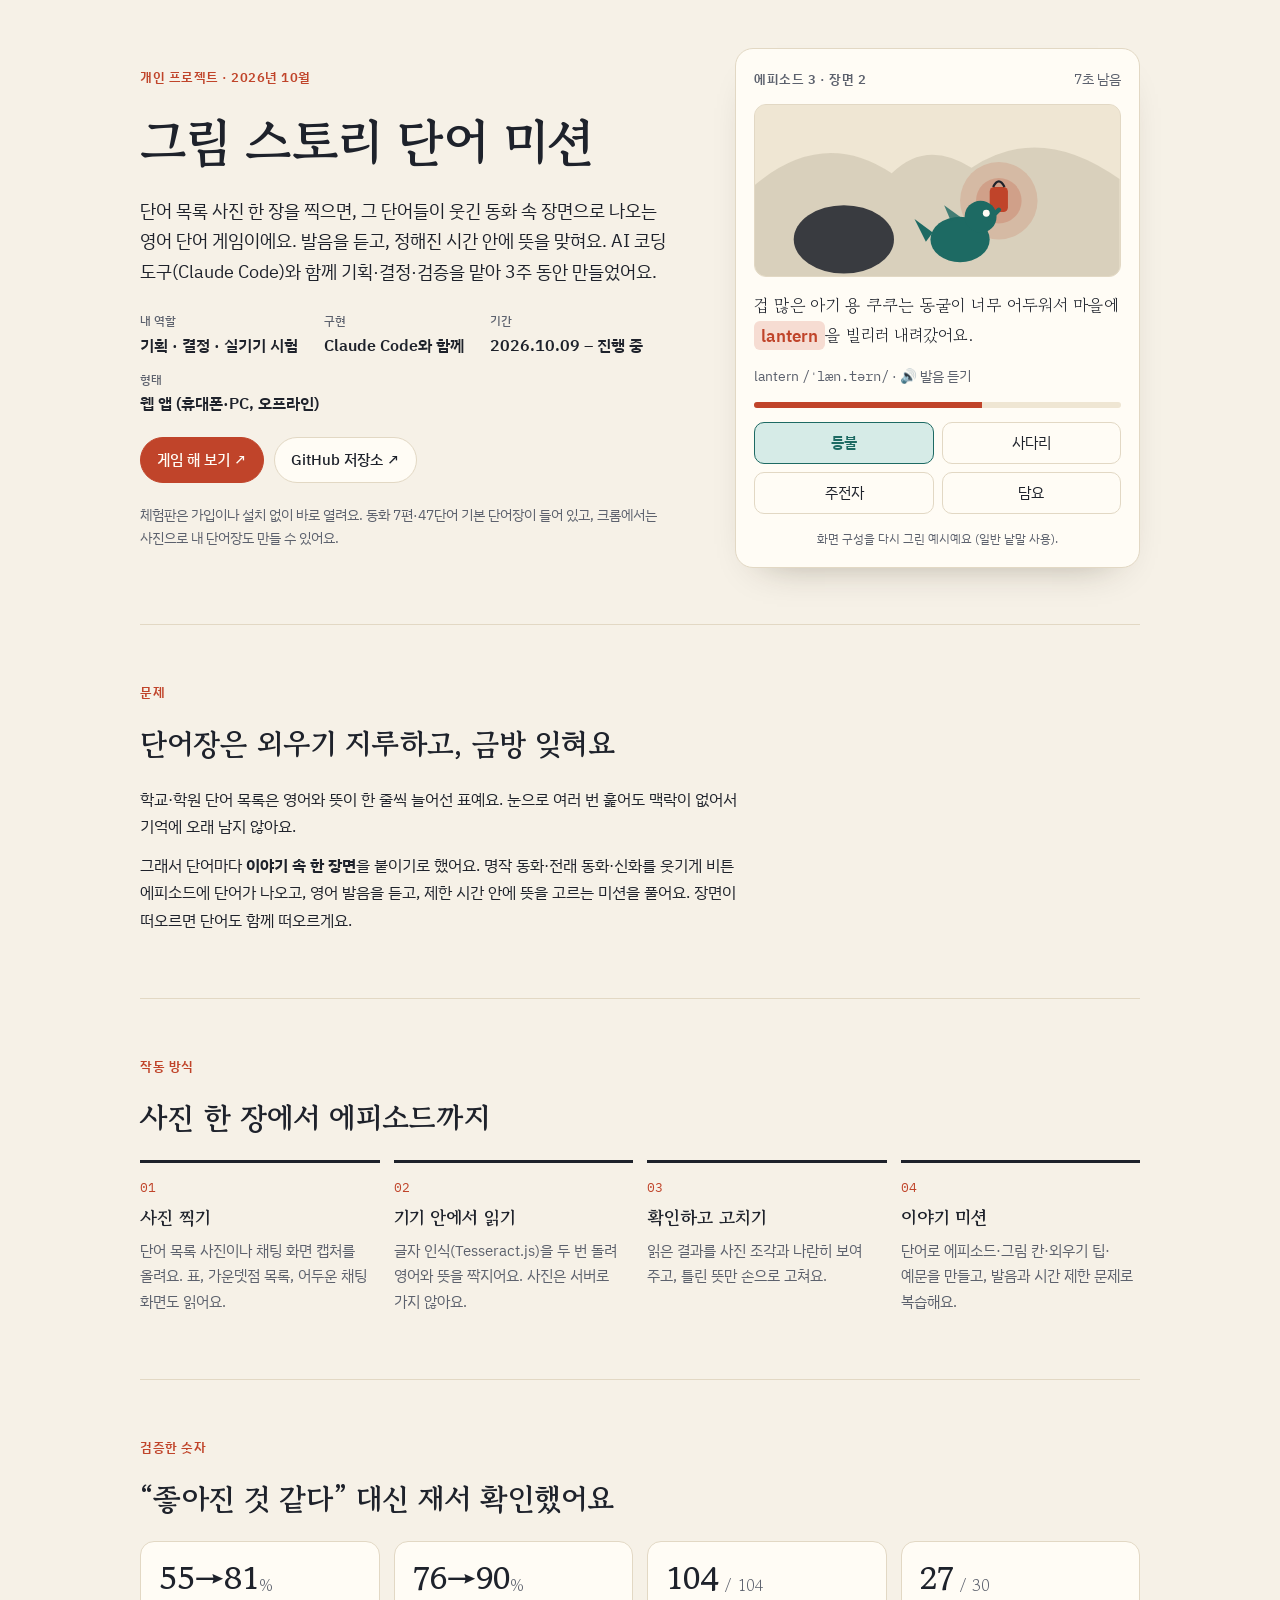
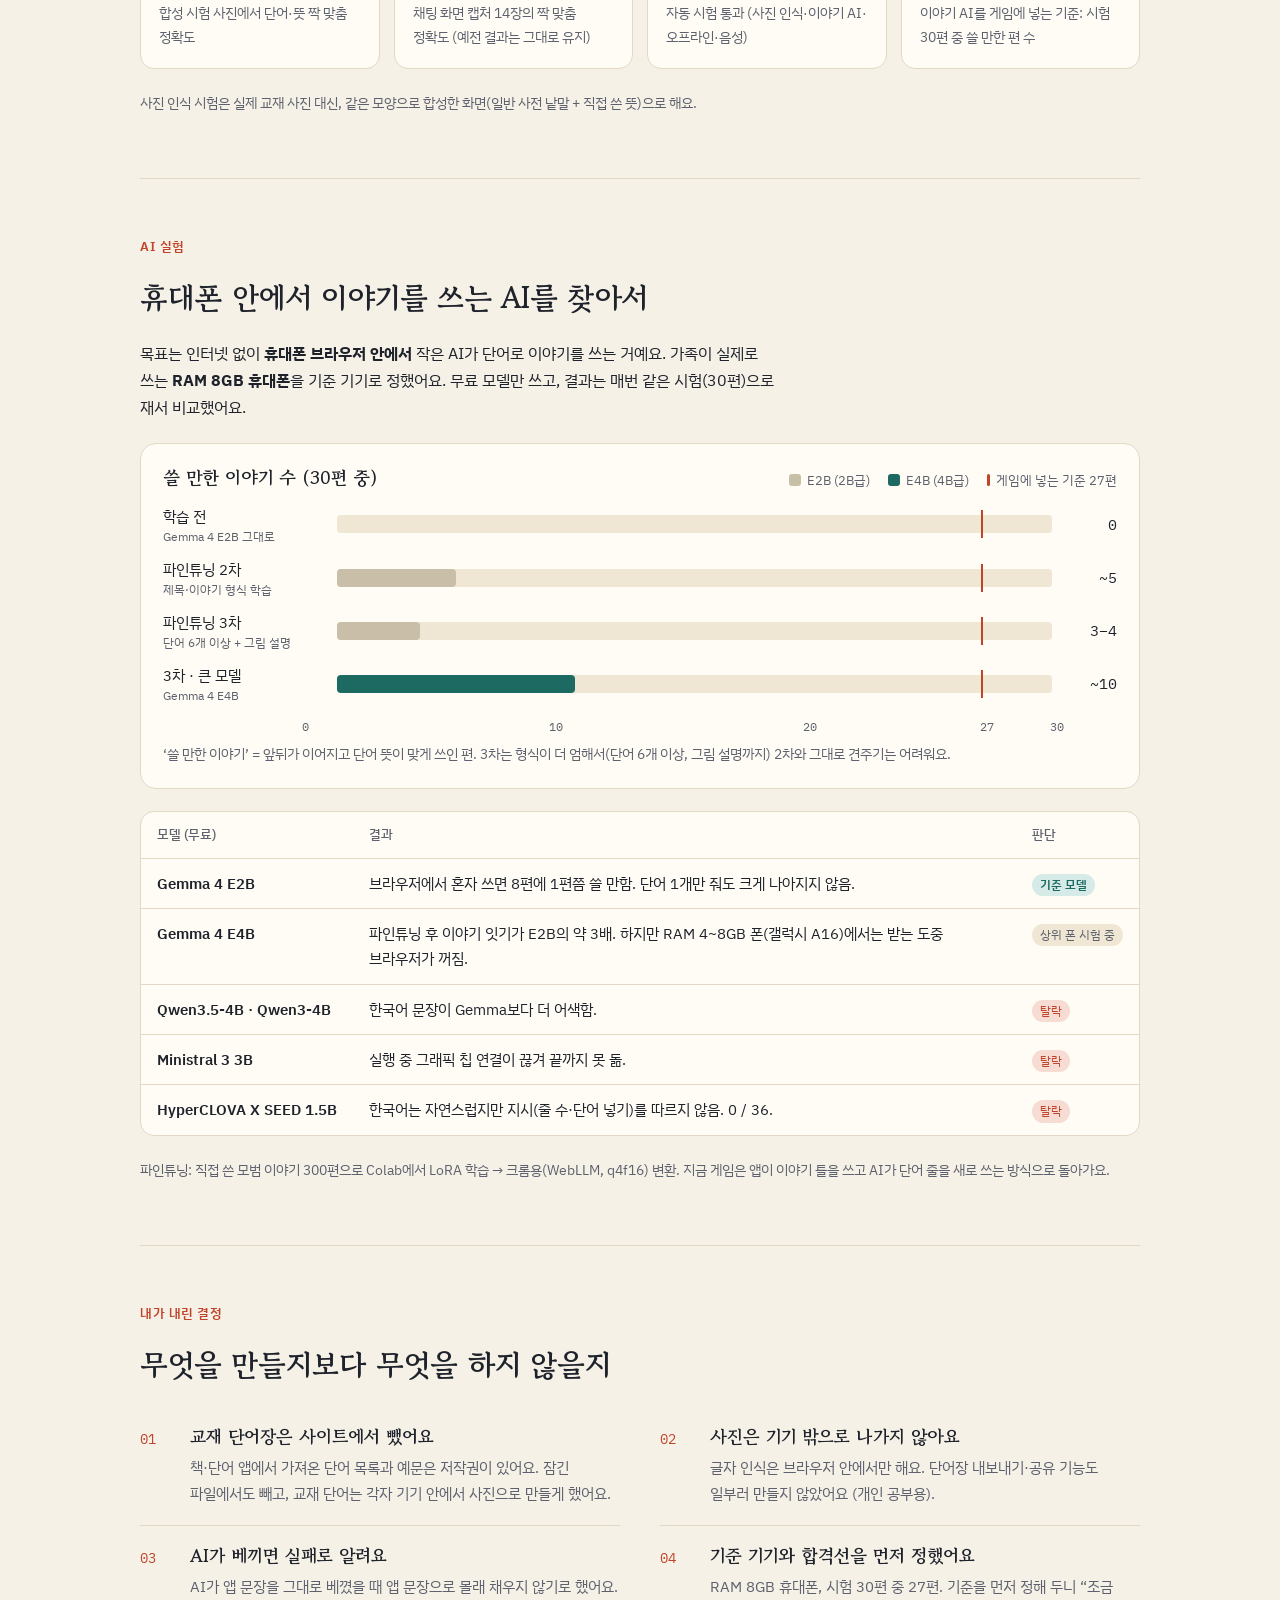
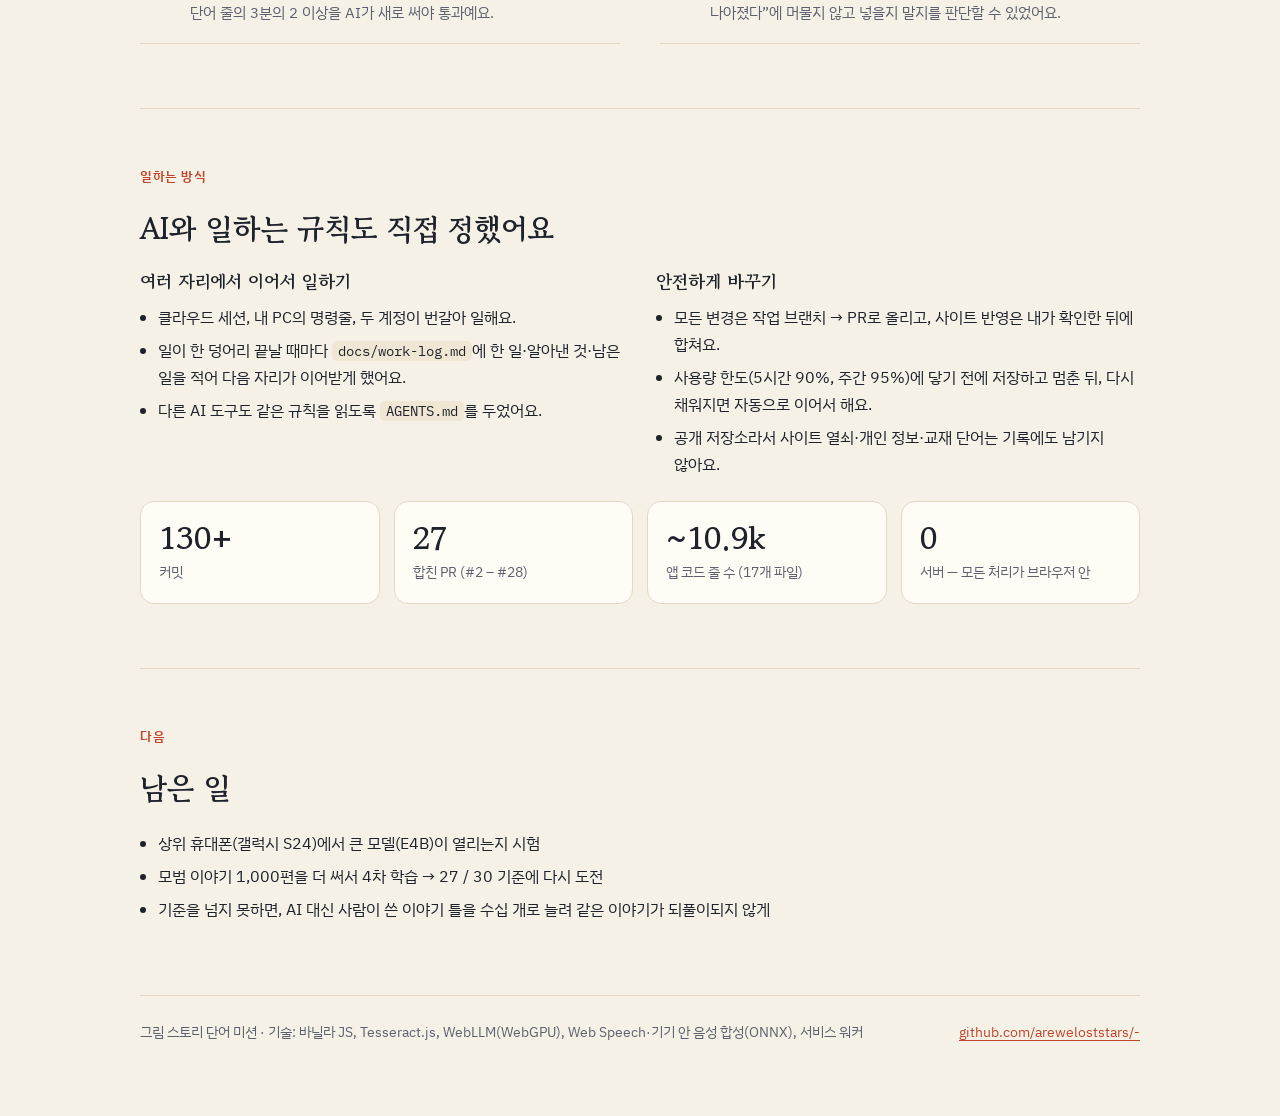
<file: portfolio/index.html>
<!doctype html>
<html lang="ko">
<head>
<meta charset="utf-8">
<meta name="viewport" content="width=device-width, initial-scale=1, viewport-fit=cover">
<title>그림 스토리 단어 미션 · 포트폴리오</title>
<meta name="description" content="사진 속 영어 단어를 웃긴 동화 에피소드로 바꾸는 단어 게임. 작동 방식, 잰 결과, 휴대폰 AI 실험, 내린 결정.">
<meta property="og:type" content="website">
<meta property="og:title" content="그림 스토리 단어 미션 · 포트폴리오">
<meta property="og:description" content="사진 속 영어 단어를 웃긴 동화 에피소드로 바꾸는 단어 게임. 작동 방식, 잰 결과, 휴대폰 AI 실험, 내린 결정.">
<meta property="og:url" content="https://areweloststars.github.io/-/portfolio/">
<meta property="og:image" content="https://areweloststars.github.io/-/word-game/icons/icon-512.png">
<link rel="icon" type="image/png" href="../word-game/icons/icon-192.png">
<style>:root { color-scheme: light; } body { margin: 0; } img { max-width: 100%; } [hidden] { display: none !important; }</style>
<link rel="preconnect" href="https://fonts.googleapis.com">
<link rel="preconnect" href="https://fonts.gstatic.com" crossorigin>
<link rel="stylesheet" href="https://fonts.googleapis.com/css2?family=Gowun+Batang:wght@400;700&family=IBM+Plex+Mono:wght@400;500&family=IBM+Plex+Sans+KR:wght@400;500;600&display=swap">
<style>
:root {
  --bg: #f6f1e7;
  --paper: #fffcf5;
  --fg: #1e222b;
  --muted: #5c616d;
  --line: #e2d8c4;
  --accent: #c0442a;
  --accent-soft: #f6dcd2;
  --good: #1d6a63;
  --good-soft: #d6ebe7;
  --chip: #efe6d3;
  --bar: #c9bfa9;
  --serif: "Gowun Batang", "Noto Serif KR", "AppleMyungjo", serif;
  --sans: "IBM Plex Sans KR", "Apple SD Gothic Neo", "Malgun Gothic", system-ui, sans-serif;
  --mono: "IBM Plex Mono", ui-monospace, "SFMono-Regular", Menlo, monospace;
}
@media (prefers-color-scheme: dark) {
  :root:not([data-theme="light"]) {
    --bg: #15171c; --paper: #1d2027; --fg: #ebe5d8; --muted: #a2a6b0; --line: #2f333c;
    --accent: #ee7f63; --accent-soft: #3a2420; --good: #62c2b7; --good-soft: #1b3330;
    --chip: #2a2d35; --bar: #4a4e58; color-scheme: dark;
  }
}
:root[data-theme="dark"] {
  --bg: #15171c; --paper: #1d2027; --fg: #ebe5d8; --muted: #a2a6b0; --line: #2f333c;
  --accent: #ee7f63; --accent-soft: #3a2420; --good: #62c2b7; --good-soft: #1b3330;
  --chip: #2a2d35; --bar: #4a4e58; color-scheme: dark;
}
* { box-sizing: border-box; }
body {
  background: var(--bg); color: var(--fg);
  font-family: var(--sans); font-size: 16px; line-height: 1.7;
  word-break: keep-all; overflow-wrap: anywhere;
}
.wrap {
  max-width: 1040px; margin: 0 auto;
  padding-inline: max(20px, env(safe-area-inset-left, 0px));
  padding-block: 48px 72px;
}
a { color: var(--accent); text-underline-offset: 3px; }
h1, h2, h3 { font-family: var(--serif); font-weight: 700; line-height: 1.3; text-wrap: balance; margin: 0; }
h1 { font-size: clamp(2.1rem, 5vw, 3.2rem); letter-spacing: -0.01em; }
h2 { font-size: clamp(1.45rem, 3vw, 1.85rem); }
h3 { font-size: 1.12rem; }
p { margin: 0; }
.label { font-size: 0.82rem; font-weight: 600; letter-spacing: 0.04em; color: var(--accent); }
.mono { font-family: var(--mono); }
.muted { color: var(--muted); }
section { display: grid; gap: 22px; padding-block: 56px 8px; border-top: 1px solid var(--line); margin-top: 56px; }
.lede { font-size: 1.12rem; max-width: 36em; }
.prose { max-width: 40em; display: grid; gap: 12px; }

/* hero */
.hero { display: grid; grid-template-columns: minmax(0, 1.15fr) minmax(0, 0.85fr); gap: 48px; align-items: center; }
.hero-text { display: grid; gap: 20px; min-width: 0; }
.facts { display: flex; flex-wrap: wrap; gap: 10px 26px; margin: 4px 0 0; padding: 0; list-style: none; }
.facts li { display: grid; gap: 0; }
.facts b { font-size: 0.78rem; color: var(--muted); font-weight: 500; }
.facts span { font-weight: 600; }
.links { display: flex; flex-wrap: wrap; gap: 10px; }
.btn {
  display: inline-flex; align-items: center; gap: 8px; padding: 9px 16px; border-radius: 999px;
  border: 1px solid var(--line); background: var(--paper); color: var(--fg); text-decoration: none; font-weight: 500; font-size: 0.95rem;
}
.btn.primary { background: var(--accent); border-color: var(--accent); color: var(--paper); }
.note { font-size: 0.86rem; color: var(--muted); }

/* episode mock */
.episode {
  background: var(--paper); border: 1px solid var(--line); border-radius: 18px; padding: 18px;
  margin: 0; display: grid; gap: 14px; box-shadow: 0 18px 40px -28px rgba(40, 30, 10, 0.45); min-width: 0;
}
.ep-top { display: flex; justify-content: space-between; align-items: baseline; gap: 10px; font-size: 0.82rem; }
.ep-top .label { color: var(--muted); }
.panel { border-radius: 12px; overflow: hidden; border: 1px solid var(--line); background: var(--chip); }
.panel svg { display: block; width: 100%; height: auto; }
.subtitle { font-family: var(--serif); font-size: 1.05rem; line-height: 1.75; }
.word {
  display: inline-block; padding: 0 7px; border-radius: 6px; background: var(--accent-soft);
  color: var(--accent); font-family: var(--sans); font-weight: 600;
}
.ipa { font-size: 0.85rem; color: var(--muted); }
.timer { height: 6px; border-radius: 3px; background: var(--chip); overflow: hidden; }
.timer i { display: block; height: 100%; width: 62%; background: var(--accent); }
.choices { display: grid; grid-template-columns: 1fr 1fr; gap: 8px; }
.choices span {
  border: 1px solid var(--line); border-radius: 10px; padding: 7px 10px; text-align: center; font-size: 0.95rem;
}
.choices .ok { border-color: var(--good); background: var(--good-soft); color: var(--good); font-weight: 600; }
.caption { font-size: 0.78rem; color: var(--muted); text-align: center; }

/* flow */
.flow { display: grid; grid-template-columns: repeat(4, minmax(0, 1fr)); gap: 14px; counter-reset: step; }
.step { display: grid; gap: 8px; align-content: start; padding-top: 14px; border-top: 3px solid var(--fg); min-width: 0; }
.step::before { counter-increment: step; content: "0" counter(step); font-family: var(--mono); font-size: 0.8rem; color: var(--accent); }
.step p { font-size: 0.95rem; color: var(--muted); }

/* numbers */
.stats { display: grid; grid-template-columns: repeat(4, minmax(0, 1fr)); gap: 14px; }
.stat { display: grid; gap: 4px; align-content: start; padding: 18px; background: var(--paper); border: 1px solid var(--line); border-radius: 14px; min-width: 0; }
.stat .num { font-family: var(--serif); font-size: 2rem; font-weight: 700; line-height: 1.15; font-variant-numeric: tabular-nums; }
.stat .num small { font-size: 1rem; color: var(--muted); font-weight: 400; }
.stat p { font-size: 0.9rem; color: var(--muted); }

/* chart */
.chart { display: grid; gap: 12px; background: var(--paper); border: 1px solid var(--line); border-radius: 16px; padding: 22px; }
.chart-head { display: flex; flex-wrap: wrap; justify-content: space-between; gap: 6px 16px; align-items: baseline; }
.row { display: grid; grid-template-columns: minmax(0, 11em) minmax(0, 1fr) 3.6em; gap: 12px; align-items: center; font-size: 0.92rem; }
.row .name { min-width: 0; }
.row .name small { display: block; color: var(--muted); font-size: 0.78rem; line-height: 1.3; }
.track { position: relative; height: 18px; background: var(--chip); border-radius: 4px; }
.track .fill { position: absolute; inset: 0 auto 0 0; background: var(--bar); border-radius: 4px; }
.track .fill.best { background: var(--good); }
.track .goal { position: absolute; top: -5px; bottom: -5px; left: 90%; width: 2px; background: var(--accent); }
.row .val { font-family: var(--mono); font-variant-numeric: tabular-nums; text-align: right; }
.axis { display: grid; grid-template-columns: minmax(0, 11em) minmax(0, 1fr) 3.6em; gap: 12px; font-family: var(--mono); font-size: 0.72rem; color: var(--muted); }
.axis .ticks { position: relative; height: 1.2em; }
.axis .ticks span { position: absolute; transform: translateX(-50%); white-space: nowrap; }
.axis .ticks span:last-child { transform: translateX(-100%); }
.axis .ticks span:first-child { transform: none; }
.legend { display: flex; flex-wrap: wrap; gap: 6px 18px; font-size: 0.82rem; color: var(--muted); }
.legend i { display: inline-block; width: 12px; height: 12px; border-radius: 3px; vertical-align: -1px; margin-right: 6px; }

/* tables */
.table-wrap { overflow-x: auto; border: 1px solid var(--line); border-radius: 14px; background: var(--paper); }
table { width: 100%; border-collapse: collapse; font-size: 0.93rem; min-width: 560px; }
th, td { text-align: left; padding: 12px 16px; border-bottom: 1px solid var(--line); vertical-align: top; }
th { font-size: 0.8rem; color: var(--muted); font-weight: 500; }
tr:last-child td { border-bottom: 0; }
td.model { font-weight: 600; white-space: nowrap; }
.tag { display: inline-block; font-size: 0.75rem; padding: 1px 8px; border-radius: 999px; background: var(--chip); color: var(--muted); white-space: nowrap; }
.tag.pick { background: var(--good-soft); color: var(--good); font-weight: 600; }
.tag.bad { background: var(--accent-soft); color: var(--accent); }

/* decisions */
.decisions { display: grid; grid-template-columns: repeat(2, minmax(0, 1fr)); gap: 0 40px; margin: 0; padding: 0; list-style: none; }
.decisions li { display: grid; grid-template-columns: 2.4em minmax(0, 1fr); gap: 4px 12px; padding-block: 18px; border-bottom: 1px solid var(--line); }
.decisions .n { font-family: var(--mono); color: var(--accent); font-size: 0.85rem; padding-top: 3px; }
.decisions p { grid-column: 2; font-size: 0.95rem; color: var(--muted); }

/* two col */
.cols { display: grid; grid-template-columns: repeat(2, minmax(0, 1fr)); gap: 32px; }
.cols > div { display: grid; gap: 10px; align-content: start; min-width: 0; }
ul.plain { margin: 0; padding-left: 1.1em; display: grid; gap: 6px; }
code { font-family: var(--mono); font-size: 0.86em; background: var(--chip); padding: 1px 6px; border-radius: 5px; }

footer { margin-top: 64px; padding-top: 24px; border-top: 1px solid var(--line); display: flex; flex-wrap: wrap; gap: 8px 24px; justify-content: space-between; font-size: 0.88rem; color: var(--muted); }

@media (max-width: 820px) {
  .hero { grid-template-columns: minmax(0, 1fr); gap: 32px; }
  .flow, .stats { grid-template-columns: repeat(2, minmax(0, 1fr)); }
  .decisions, .cols { grid-template-columns: minmax(0, 1fr); }
}
@media (max-width: 480px) {
  .wrap { padding-block: 32px 56px; }
  .flow, .stats { grid-template-columns: minmax(0, 1fr); }
  .row, .axis { grid-template-columns: minmax(0, 1fr) 3.2em; }
  .row .name { grid-column: 1 / -1; }
  .axis > span:first-child { display: none; }
  .chart { padding: 16px; }
}
</style>
</head>
<body>

<div class="wrap">

<header class="hero">
  <div class="hero-text">
    <p class="label">개인 프로젝트 · 2026년 10월</p>
    <h1>그림 스토리 단어 미션</h1>
    <p class="lede">단어 목록 사진 한 장을 찍으면, 그 단어들이 웃긴 동화 속 장면으로 나오는 영어 단어 게임이에요. 발음을 듣고, 정해진 시간 안에 뜻을 맞혀요. AI 코딩 도구(Claude Code)와 함께 기획·결정·검증을 맡아 3주 동안 만들었어요.</p>
    <ul class="facts">
      <li><b>내 역할</b><span>기획 · 결정 · 실기기 시험</span></li>
      <li><b>구현</b><span>Claude Code와 함께</span></li>
      <li><b>기간</b><span>2026.10.09 – 진행 중</span></li>
      <li><b>형태</b><span>웹 앱 (휴대폰·PC, 오프라인)</span></li>
    </ul>
    <div class="links">
      <a class="btn primary" href="https://areweloststars.github.io/-/word-game/play.html" target="_blank" rel="noopener">게임 해 보기 ↗</a>
      <a class="btn" href="https://github.com/areweloststars/-" target="_blank" rel="noopener">GitHub 저장소 ↗</a>
    </div>
    <p class="note">체험판은 가입이나 설치 없이 바로 열려요. 동화 7편·47단어 기본 단어장이 들어 있고, 크롬에서는 사진으로 내 단어장도 만들 수 있어요.</p>
  </div>

  <figure class="episode" aria-label="게임 화면 예시">
    <div class="ep-top"><span class="label">에피소드 3 · 장면 2</span><span class="ipa">7초 남음</span></div>
    <div class="panel">
      <svg viewBox="0 0 320 150" role="img" aria-label="어두운 동굴 앞에서 등불을 든 작은 용">
        <rect width="320" height="150" fill="var(--chip)"/>
        <path d="M0 150 L0 70 Q60 20 120 60 Q150 30 190 55 Q250 15 320 65 L320 150 Z" fill="var(--bar)" opacity="0.55"/>
        <ellipse cx="78" cy="118" rx="44" ry="30" fill="var(--fg)" opacity="0.85"/>
        <circle cx="214" cy="84" r="34" fill="var(--accent)" opacity="0.16"/>
        <circle cx="214" cy="84" r="20" fill="var(--accent)" opacity="0.22"/>
        <rect x="206" y="72" width="16" height="22" rx="4" fill="var(--accent)"/>
        <path d="M209 72 Q214 62 219 72" fill="none" stroke="var(--fg)" stroke-width="2"/>
        <ellipse cx="180" cy="118" rx="26" ry="20" fill="var(--good)"/>
        <circle cx="198" cy="98" r="14" fill="var(--good)"/>
        <circle cx="203" cy="95" r="3" fill="var(--paper)"/>
        <path d="M156 112 L140 100 L150 120 Z" fill="var(--good)"/>
        <path d="M172 102 L166 88 L180 98 Z" fill="var(--good)" opacity="0.8"/>
        <path d="M206 100 L214 92" stroke="var(--good)" stroke-width="4" stroke-linecap="round"/>
      </svg>
    </div>
    <p class="subtitle">겁 많은 아기 용 쿠쿠는 동굴이 너무 어두워서 마을에 <span class="word">lantern</span>을 빌리러 내려갔어요.</p>
    <p class="ipa">lantern <span class="mono">/ˈlæn.tərn/</span> · 🔊 발음 듣기</p>
    <div class="timer" aria-hidden="true"><i></i></div>
    <div class="choices"><span class="ok">등불</span><span>사다리</span><span>주전자</span><span>담요</span></div>
    <figcaption class="caption">화면 구성을 다시 그린 예시예요 (일반 낱말 사용).</figcaption>
  </figure>
</header>

<section>
  <p class="label">문제</p>
  <h2>단어장은 외우기 지루하고, 금방 잊혀요</h2>
  <div class="prose">
    <p>학교·학원 단어 목록은 영어와 뜻이 한 줄씩 늘어선 표예요. 눈으로 여러 번 훑어도 맥락이 없어서 기억에 오래 남지 않아요.</p>
    <p>그래서 단어마다 <strong>이야기 속 한 장면</strong>을 붙이기로 했어요. 명작 동화·전래 동화·신화를 웃기게 비튼 에피소드에 단어가 나오고, 영어 발음을 듣고, 제한 시간 안에 뜻을 고르는 미션을 풀어요. 장면이 떠오르면 단어도 함께 떠오르게요.</p>
  </div>
</section>

<section>
  <p class="label">작동 방식</p>
  <h2>사진 한 장에서 에피소드까지</h2>
  <div class="flow">
    <div class="step"><h3>사진 찍기</h3><p>단어 목록 사진이나 채팅 화면 캡처를 올려요. 표, 가운뎃점 목록, 어두운 채팅 화면도 읽어요.</p></div>
    <div class="step"><h3>기기 안에서 읽기</h3><p>글자 인식(Tesseract.js)을 두 번 돌려 영어와 뜻을 짝지어요. 사진은 서버로 가지 않아요.</p></div>
    <div class="step"><h3>확인하고 고치기</h3><p>읽은 결과를 사진 조각과 나란히 보여 주고, 틀린 뜻만 손으로 고쳐요.</p></div>
    <div class="step"><h3>이야기 미션</h3><p>단어로 에피소드·그림 칸·외우기 팁·예문을 만들고, 발음과 시간 제한 문제로 복습해요.</p></div>
  </div>
</section>

<section>
  <p class="label">검증한 숫자</p>
  <h2>“좋아진 것 같다” 대신 재서 확인했어요</h2>
  <div class="stats">
    <div class="stat"><span class="num">55→81<small>%</small></span><p>합성 시험 사진에서 단어·뜻 짝 맞춤 정확도</p></div>
    <div class="stat"><span class="num">76→90<small>%</small></span><p>채팅 화면 캡처 14장의 짝 맞춤 정확도 (예전 결과는 그대로 유지)</p></div>
    <div class="stat"><span class="num">104<small> / 104</small></span><p>자동 시험 통과 (사진 인식·이야기 AI·오프라인·음성)</p></div>
    <div class="stat"><span class="num">27<small> / 30</small></span><p>이야기 AI를 게임에 넣는 기준: 시험 30편 중 쓸 만한 편 수</p></div>
  </div>
  <p class="note">사진 인식 시험은 실제 교재 사진 대신, 같은 모양으로 합성한 화면(일반 사전 낱말 + 직접 쓴 뜻)으로 해요.</p>
</section>

<section>
  <p class="label">AI 실험</p>
  <h2>휴대폰 안에서 이야기를 쓰는 AI를 찾아서</h2>
  <div class="prose">
    <p>목표는 인터넷 없이 <strong>휴대폰 브라우저 안에서</strong> 작은 AI가 단어로 이야기를 쓰는 거예요. 가족이 실제로 쓰는 <strong>RAM 8GB 휴대폰</strong>을 기준 기기로 정했어요. 무료 모델만 쓰고, 결과는 매번 같은 시험(30편)으로 재서 비교했어요.</p>
  </div>

  <div class="chart" role="figure" aria-label="파인튜닝 단계별 쓸 만한 이야기 수, 30편 중">
    <div class="chart-head">
      <h3>쓸 만한 이야기 수 (30편 중)</h3>
      <div class="legend"><span><i style="background:var(--bar)"></i>E2B (2B급)</span><span><i style="background:var(--good)"></i>E4B (4B급)</span><span><i style="background:var(--accent);width:3px"></i>게임에 넣는 기준 27편</span></div>
    </div>
    <div class="row"><div class="name">학습 전<small>Gemma 4 E2B 그대로</small></div><div class="track"><span class="goal"></span></div><div class="val">0</div></div>
    <div class="row"><div class="name">파인튜닝 2차<small>제목·이야기 형식 학습</small></div><div class="track"><span class="fill" style="width:16.67%"></span><span class="goal"></span></div><div class="val">~5</div></div>
    <div class="row"><div class="name">파인튜닝 3차<small>단어 6개 이상 + 그림 설명</small></div><div class="track"><span class="fill" style="width:11.67%"></span><span class="goal"></span></div><div class="val">3–4</div></div>
    <div class="row"><div class="name">3차 · 큰 모델<small>Gemma 4 E4B</small></div><div class="track"><span class="fill best" style="width:33.33%"></span><span class="goal"></span></div><div class="val">~10</div></div>
    <div class="axis"><span></span><div class="ticks"><span style="left:0">0</span><span style="left:33.33%">10</span><span style="left:66.67%">20</span><span style="left:90%">27</span><span style="left:100%">30</span></div><span></span></div>
    <p class="note">‘쓸 만한 이야기’ = 앞뒤가 이어지고 단어 뜻이 맞게 쓰인 편. 3차는 형식이 더 엄해서(단어 6개 이상, 그림 설명까지) 2차와 그대로 견주기는 어려워요.</p>
  </div>

  <div class="table-wrap">
    <table>
      <thead><tr><th>모델 (무료)</th><th>결과</th><th>판단</th></tr></thead>
      <tbody>
        <tr><td class="model">Gemma 4 E2B</td><td>브라우저에서 혼자 쓰면 8편에 1편쯤 쓸 만함. 단어 1개만 줘도 크게 나아지지 않음.</td><td><span class="tag pick">기준 모델</span></td></tr>
        <tr><td class="model">Gemma 4 E4B</td><td>파인튜닝 후 이야기 잇기가 E2B의 약 3배. 하지만 RAM 4~8GB 폰(갤럭시 A16)에서는 받는 도중 브라우저가 꺼짐.</td><td><span class="tag">상위 폰 시험 중</span></td></tr>
        <tr><td class="model">Qwen3.5-4B · Qwen3-4B</td><td>한국어 문장이 Gemma보다 더 어색함.</td><td><span class="tag bad">탈락</span></td></tr>
        <tr><td class="model">Ministral 3 3B</td><td>실행 중 그래픽 칩 연결이 끊겨 끝까지 못 돎.</td><td><span class="tag bad">탈락</span></td></tr>
        <tr><td class="model">HyperCLOVA X SEED 1.5B</td><td>한국어는 자연스럽지만 지시(줄 수·단어 넣기)를 따르지 않음. 0 / 36.</td><td><span class="tag bad">탈락</span></td></tr>
      </tbody>
    </table>
  </div>
  <p class="note">파인튜닝: 직접 쓴 모범 이야기 300편으로 Colab에서 LoRA 학습 → 크롬용(WebLLM, q4f16) 변환. 지금 게임은 앱이 이야기 틀을 쓰고 AI가 단어 줄을 새로 쓰는 방식으로 돌아가요.</p>
</section>

<section>
  <p class="label">내가 내린 결정</p>
  <h2>무엇을 만들지보다 무엇을 하지 않을지</h2>
  <ul class="decisions">
    <li><span class="n">01</span><h3>교재 단어장은 사이트에서 뺐어요</h3><p>책·단어 앱에서 가져온 단어 목록과 예문은 저작권이 있어요. 잠긴 파일에서도 빼고, 교재 단어는 각자 기기 안에서 사진으로 만들게 했어요.</p></li>
    <li><span class="n">02</span><h3>사진은 기기 밖으로 나가지 않아요</h3><p>글자 인식은 브라우저 안에서만 해요. 단어장 내보내기·공유 기능도 일부러 만들지 않았어요 (개인 공부용).</p></li>
    <li><span class="n">03</span><h3>AI가 베끼면 실패로 알려요</h3><p>AI가 앱 문장을 그대로 베꼈을 때 앱 문장으로 몰래 채우지 않기로 했어요. 단어 줄의 3분의 2 이상을 AI가 새로 써야 통과예요.</p></li>
    <li><span class="n">04</span><h3>기준 기기와 합격선을 먼저 정했어요</h3><p>RAM 8GB 휴대폰, 시험 30편 중 27편. 기준을 먼저 정해 두니 “조금 나아졌다”에 머물지 않고 넣을지 말지를 판단할 수 있었어요.</p></li>
  </ul>
</section>

<section>
  <p class="label">일하는 방식</p>
  <h2>AI와 일하는 규칙도 직접 정했어요</h2>
  <div class="cols">
    <div>
      <h3>여러 자리에서 이어서 일하기</h3>
      <ul class="plain">
        <li>클라우드 세션, 내 PC의 명령줄, 두 계정이 번갈아 일해요.</li>
        <li>일이 한 덩어리 끝날 때마다 <code>docs/work-log.md</code>에 한 일·알아낸 것·남은 일을 적어 다음 자리가 이어받게 했어요.</li>
        <li>다른 AI 도구도 같은 규칙을 읽도록 <code>AGENTS.md</code>를 두었어요.</li>
      </ul>
    </div>
    <div>
      <h3>안전하게 바꾸기</h3>
      <ul class="plain">
        <li>모든 변경은 작업 브랜치 → PR로 올리고, 사이트 반영은 내가 확인한 뒤에 합쳐요.</li>
        <li>사용량 한도(5시간 90%, 주간 95%)에 닿기 전에 저장하고 멈춘 뒤, 다시 채워지면 자동으로 이어서 해요.</li>
        <li>공개 저장소라서 사이트 열쇠·개인 정보·교재 단어는 기록에도 남기지 않아요.</li>
      </ul>
    </div>
  </div>
  <div class="stats">
    <div class="stat"><span class="num">130+</span><p>커밋</p></div>
    <div class="stat"><span class="num">27</span><p>합친 PR (#2 – #28)</p></div>
    <div class="stat"><span class="num">~10.9k</span><p>앱 코드 줄 수 (17개 파일)</p></div>
    <div class="stat"><span class="num">0</span><p>서버 — 모든 처리가 브라우저 안</p></div>
  </div>
</section>

<section>
  <p class="label">다음</p>
  <h2>남은 일</h2>
  <ul class="plain prose">
    <li>상위 휴대폰(갤럭시 S24)에서 큰 모델(E4B)이 열리는지 시험</li>
    <li>모범 이야기 1,000편을 더 써서 4차 학습 → 27 / 30 기준에 다시 도전</li>
    <li>기준을 넘지 못하면, AI 대신 사람이 쓴 이야기 틀을 수십 개로 늘려 같은 이야기가 되풀이되지 않게</li>
  </ul>
</section>

<footer>
  <span>그림 스토리 단어 미션 · 기술: 바닐라 JS, Tesseract.js, WebLLM(WebGPU), Web Speech·기기 안 음성 합성(ONNX), 서비스 워커</span>
  <a href="https://github.com/areweloststars/-" target="_blank" rel="noopener">github.com/areweloststars/-</a>
</footer>

</div>
</body>
</html>
</file>
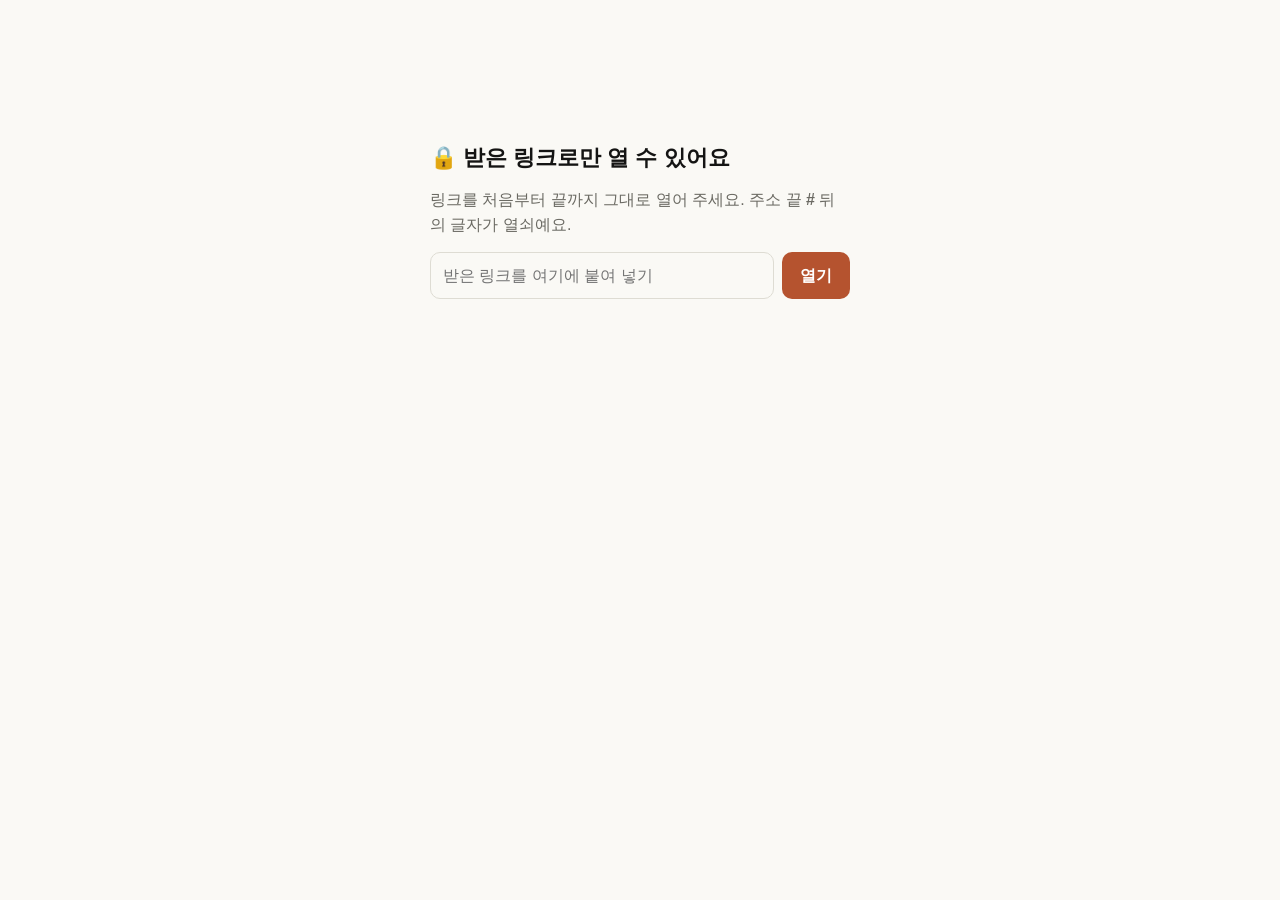
<file: app/src/lock.html>
<!doctype html>
<html lang="ko"><head><meta charset="utf-8">
<meta name="viewport" content="width=device-width,initial-scale=1,viewport-fit=cover">
<meta name="robots" content="noindex,nofollow,noarchive,nosnippet">
<meta name="referrer" content="no-referrer">
<meta name="theme-color" content="#ECEFF8" media="(prefers-color-scheme: light)">
<meta name="theme-color" content="#12142E" media="(prefers-color-scheme: dark)">
<link rel="manifest" href="manifest.webmanifest">
<link rel="icon" type="image/png" href="icons/icon-192.png">
<link rel="apple-touch-icon" href="icons/icon-192.png">
<title>잠긴 페이지</title>
<style>
:root{color-scheme:light;--bg:#faf9f5;--fg:#141413;--mu:#6b6a63;--line:#dedcd3;--acc:#b5532f}
@media (prefers-color-scheme:dark){:root{color-scheme:dark;--bg:#1d1c19;--fg:#f2f1ec;--mu:#a9a79e;--line:#3a3934;--acc:#e8916f}}
body{margin:0;background:var(--bg);color:var(--fg);font:16px/1.6 -apple-system,BlinkMacSystemFont,"Apple SD Gothic Neo","Malgun Gothic",sans-serif}
main{max-width:420px;margin:0 auto;padding:16vh 20px 40px;display:grid;gap:14px}
h1{font-size:22px;line-height:1.3;margin:0}p{margin:0;color:var(--mu)}
form{display:flex;gap:8px;flex-wrap:wrap}
input{flex:1 1 200px;min-width:0;font:inherit;padding:10px 12px;border:1.5px solid var(--line);border-radius:10px;background:transparent;color:inherit}
button{font:inherit;font-weight:700;padding:10px 18px;border:0;border-radius:10px;background:var(--acc);color:#fff;cursor:pointer}
.err{color:var(--acc);font-weight:700}
</style></head><body>
<main id="lock" hidden>
<h1>🔒 받은 링크로만 열 수 있어요</h1>
<p>링크를 처음부터 끝까지 그대로 열어 주세요. 주소 끝 <b>#</b> 뒤의 글자가 열쇠예요.</p>
<form id="f"><input id="k" placeholder="받은 링크를 여기에 붙여 넣기" aria-label="받은 링크" autocomplete="off" autocapitalize="off" spellcheck="false"><button>열기</button></form>
<p id="e" class="err" hidden></p>
</main>
<script>
// 잠긴 게임: 게임 전체를 AES-GCM으로 잠가 이 파일에 넣었어요. 열쇠는 링크의 # 뒤에만 있어요(서버로 가지 않음, 저장소에도 없음).
// 맞는 열쇠면 풀어서 이 자리에 게임을 그대로 띄우고, 이 기기에 열쇠를 기억해 두어 다음엔 주소만으로도 열려요
// (홈 화면에 설치한 앱은 주소 끝 # 없이 './'로 열려요: 기억해 둔 열쇠로 열고, 인터넷이 없으면 서비스 워커가 저장해 둔 이 페이지가 열려요)
(() => {
  const SITE = /*@@SITE@@*/null;
  const KEEP = 'word-game-site-key';
  const bytes = s => { s = s.replace(/-/g, '+').replace(/_/g, '/'); while (s.length % 4) s += '='; const b = atob(s), u = new Uint8Array(b.length); for (let i = 0; i < b.length; i++) u[i] = b.charCodeAt(i); return u; };
  const keyIn = s => { const m = String(s || '').trim().match(/(?:^|[#&])(?:k=)?([A-Za-z0-9_-]{43})(?=$|&)/); return m ? m[1] : ''; };
  const kept = () => { try { return localStorage.getItem(KEEP) || ''; } catch (e) { return ''; } };
  const open = async k => {
    if (!k || !SITE || !(window.crypto && crypto.subtle)) return false;
    let html;
    try {
      const key = await crypto.subtle.importKey('raw', bytes(k), 'AES-GCM', false, ['decrypt']);
      html = new TextDecoder().decode(await crypto.subtle.decrypt({ name: 'AES-GCM', iv: bytes(SITE.iv) }, key, bytes(SITE.data)));
    } catch (e) { return false; }
    try { localStorage.setItem(KEEP, k); } catch (e) { }
    // 이 페이지를 다 읽은 뒤에 바꿔 넣어요 (읽는 도중에 바꾸면 잠금 화면의 제목·모양이 게임에 남아요)
    if (document.readyState !== 'complete') await new Promise(r => addEventListener('load', r, { once: true }));
    // 게임이 새 판이 나왔는지 견줄 수 있게 지금 판의 지문을 남겨요 (창은 그대로라서 게임에서도 보여요)
    try { window.WG_BUILD = String(SITE.sum || '').slice(0, 12); } catch (e) { }
    document.open(); document.write(html); document.close();
    return true;
  };
  const show = msg => {
    document.getElementById('lock').hidden = false;
    const e = document.getElementById('e'); e.hidden = !msg; e.textContent = msg || '';
  };
  document.getElementById('f').addEventListener('submit', async ev => {
    ev.preventDefault();
    const k = keyIn(document.getElementById('k').value);
    if (!(await open(k))) show(k ? '이 링크로는 열 수 없어요. 받은 링크를 다시 확인해 주세요.' : '링크 끝 # 뒤까지 모두 붙여 넣어 주세요.');
  });
  (async () => {
    if (!(window.crypto && crypto.subtle)) return show('이 브라우저에서는 열 수 없어요. 최신 브라우저로 열어 주세요.');
    const k = keyIn(location.hash);
    if (await open(k)) return;
    if (kept() !== k && await open(kept())) return;
    show(k ? '이 링크로는 열 수 없어요. 받은 링크를 다시 확인해 주세요.' : location.hash.length > 1 ? '링크가 잘린 것 같아요. 받은 링크 전체를 그대로 열어 주세요.' : '');
  })();
})();
</script>
</body></html>
</file>
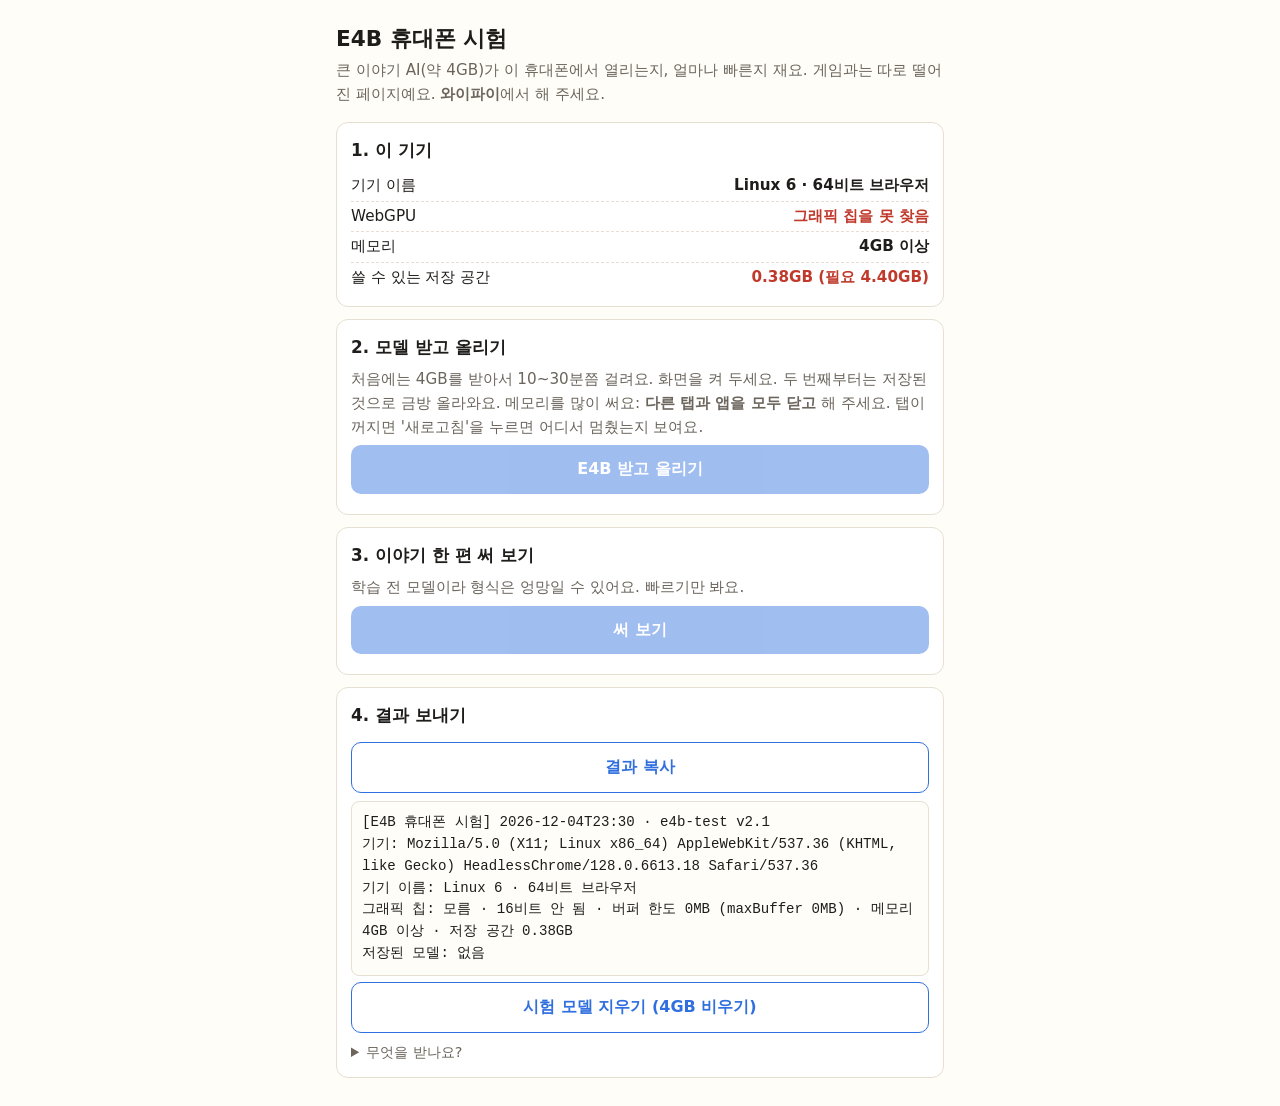
<file: tools/phone-test/e4b.html>
<!doctype html>
<html lang="ko">
<head>
<meta charset="utf-8">
<meta name="viewport" content="width=device-width, initial-scale=1">
<title>E4B 휴대폰 시험</title>
<!--
  큰 이야기 AI(Gemma 4 E4B, 약 4GB)가 이 휴대폰에서 열리는지와 빠르기를 재는 시험 페이지예요. 게임 사이트와 따로 떨어져 있어요.
  - AI 엔진은 게임과 같은 파일(word-game/llm/web-llm.js·worker.js, 휴대폰용 'word-game patch' 포함)을 써요.
  - E4B는 mlc-ai 공식 판이 없어서 다른 사람이 만든 판(welcoma/gemma-4-E4B-it-q4f16_1-MLC)을 판 번호로 고정해서 받아요.
    학습 전 E4B예요: 열리는지·빠르기만 보고, 이야기 형식은 보지 않아요.
  - 받은 모델은 이 페이지 주소의 브라우저 저장소에만 있어요. 다 재면 '시험 모델 지우기'로 지워요.
  - 결과는 화면에만 나와요 (어디에도 보내지 않아요). '결과 복사'로 복사해서 Claude에게 붙여 넣어요.
  - v2: v1은 8GB 폰에서 받은 모델을 그래픽 칩에 올리다가 6/93조각(1.37GB)에서 탭이 꺼졌어요.
    그래서 일꾼을 e4b-worker.js로 바꿔 조각을 8MB씩 나눠 올리고(stream-load.js: 게임의 web-llm.js 글을 받아 한 군데를 끼워 넣어 불러요, 게임 파일은 그대로),
    올리는 동안 어디까지 갔는지 브라우저 저장소(localStorage)에 적어 둬요.
    탭이 꺼진 뒤 다시 열면 '지난 시도'로 보여 주고 결과에도 넣어요. 저장된 조각 수, 기기 이름(지원하는 브라우저만)도 보여요.
-->
<style>
  :root { --bg: #fffdf8; --fg: #1f1d1a; --sub: #6b655c; --line: #e6dfd2; --card: #ffffff; --accent: #2f6fdf; --ok: #1f8a4c; --bad: #c0392b; }
  @media (prefers-color-scheme: dark) { :root { --bg: #161513; --fg: #f1ede6; --sub: #aaa398; --line: #34312c; --card: #1f1e1b; --accent: #6b9cff; --ok: #4cc27f; --bad: #ff7b6b; } }
  * { box-sizing: border-box; }
  body { margin: 0; background: var(--bg); color: var(--fg); font: 16px/1.55 system-ui, -apple-system, "Noto Sans KR", sans-serif; }
  main { max-width: 640px; margin: 0 auto; padding: 16px; }
  h1 { font-size: 1.35rem; margin: .4rem 0 .2rem; }
  p.sub { color: var(--sub); margin: 0 0 1rem; font-size: .95rem; }
  section { background: var(--card); border: 1px solid var(--line); border-radius: 12px; padding: 14px; margin: 0 0 12px; }
  h2 { font-size: 1.05rem; margin: 0 0 .5rem; }
  button { font: inherit; width: 100%; padding: 12px; border-radius: 10px; border: 0; background: var(--accent); color: #fff; font-weight: 600; margin-top: 6px; }
  button.light { background: transparent; color: var(--accent); border: 1px solid var(--accent); }
  button:disabled { opacity: .45; }
  .row { display: flex; justify-content: space-between; gap: 12px; padding: 3px 0; border-bottom: 1px dashed var(--line); font-size: .95rem; }
  .row:last-child { border-bottom: 0; }
  .row b { font-weight: 600; text-align: right; overflow-wrap: anywhere; }
  .ok { color: var(--ok); } .bad { color: var(--bad); }
  progress { width: 100%; height: 14px; margin-top: 8px; }
  #status, #genStatus { margin-top: 6px; font-size: .95rem; color: var(--sub); overflow-wrap: anywhere; }
  pre { white-space: pre-wrap; overflow-wrap: anywhere; background: var(--bg); border: 1px solid var(--line); border-radius: 8px; padding: 10px; font-size: .88rem; max-height: 340px; overflow: auto; margin: 8px 0 0; }
  details { margin-top: 8px; color: var(--sub); font-size: .9rem; }
</style>
</head>
<body>
<main>
  <h1>E4B 휴대폰 시험</h1>
  <p class="sub">큰 이야기 AI(약 4GB)가 이 휴대폰에서 열리는지, 얼마나 빠른지 재요. 게임과는 따로 떨어진 페이지예요. <b>와이파이</b>에서 해 주세요.</p>

  <section>
    <h2>1. 이 기기</h2>
    <div id="dev">확인하는 중…</div>
  </section>

  <section>
    <h2>2. 모델 받고 올리기</h2>
    <p class="sub" style="margin:0">처음에는 4GB를 받아서 10~30분쯤 걸려요. 화면을 켜 두세요. 두 번째부터는 저장된 것으로 금방 올라와요.
      메모리를 많이 써요: <b>다른 탭과 앱을 모두 닫고</b> 해 주세요. 탭이 꺼지면 '새로고침'을 누르면 어디서 멈췄는지 보여요.</p>
    <div id="prev"></div>
    <button id="load">E4B 받고 올리기</button>
    <progress id="bar" max="1" value="0" hidden></progress>
    <div id="status"></div>
  </section>

  <section>
    <h2>3. 이야기 한 편 써 보기</h2>
    <p class="sub" style="margin:0">학습 전 모델이라 형식은 엉망일 수 있어요. 빠르기만 봐요.</p>
    <button id="gen" disabled>써 보기</button>
    <div id="genStatus"></div>
    <pre id="out" hidden></pre>
  </section>

  <section>
    <h2>4. 결과 보내기</h2>
    <button id="copy" class="light">결과 복사</button>
    <pre id="report">아직 잰 것이 없어요.</pre>
    <button id="drop" class="light">시험 모델 지우기 (4GB 비우기)</button>
    <details><summary>무엇을 받나요?</summary>
      AI 엔진은 게임과 같은 파일이에요. E4B 모델은 공식 판이 없어서 허깅페이스의 다른 사람이 만든 판(welcoma/gemma-4-E4B-it-q4f16_1-MLC)을 받아요.
      이 페이지의 저장소에만 들어가고, 게임의 저장소·단어장과는 섞이지 않아요.
    </details>
  </section>
</main>
<script type="module">
import * as webllm from '../../word-game/llm/web-llm.js';

const REPO = 'https://huggingface.co/welcoma/gemma-4-E4B-it-q4f16_1-MLC';
const REV = '9ef9fa7497cfe8f6c2bd84f6a37bb65e7196ec82';
const ID = 'gemma-4-E4B-it-q4f16_1-MLC';
const NEED = 4.4 * 2 ** 30;          // 모델 3.98GiB + 여유
const BIGGEST = 470 * 2 ** 20;       // 가장 큰 조각(층별 단어 표, 448MB + 여유)
const PROMPT = `영어 단어로 이야기와 그림 설명을 써 주세요. 제목, 줄거리, 이야기, 그림 차례로.
단어마다 이야기 한 줄에 {영어|뜻}으로 넣고, 단어 차례는 이야기에 맞게 정해요.
refund - 환불하다
deliver - 배달하다
invite - 초대하다
delay - 미루다
repair - 수리하다
confirm - 확인하다`;

const $ = id => document.getElementById(id);
const R = { page: 'e4b-test v2.1', ua: '', model: '', gpu: '', f16: null, buf: 0, maxBuf: 0, mem: null, quota: 0, saved: '', prev: '', load: null, gen: null, gpuLog: [], err: '' };
const phone = () => /Android|iPhone|iPad/i.test(navigator.userAgent || '');
const gb = n => (n / 2 ** 30).toFixed(2) + 'GB';
const mb = n => Math.round(n / 2 ** 20) + 'MB';
const sec = ms => (ms / 1000).toFixed(1) + '초';
// 오류 글: 엔진이 message 없는 물건을 던지기도 해서 ('[object Object]') 이름·까닭·JSON 차례로 꺼내요
const errText = e => {
  if (e == null) return '모름';
  if (typeof e !== 'object') return String(e);
  const t = e.message || e.reason || e.msg;
  if (t) return String(t);
  try { const j = JSON.stringify(e); if (j && j !== '{}') return j; } catch (x) { }
  return (e.constructor && e.constructor.name) || String(e);
};
// 그래픽 칩이 메모리를 더 주지 않았는지 (그래픽 칩 소식에서)
const gpuOOM = () => R.gpuLog.some(l => /OutOfMemory|OUT_OF_DEVICE_MEMORY|OUT_OF_HOST_MEMORY/i.test(l));
let engine = null, worker = null;

// 지난 시도 기록: 올리는 동안 어디까지 갔는지 적어 둬요. 탭이 꺼지면 '끝'이 없는 기록이 남아요
const LAST = 'e4b-test-last';
const keep = o => { try { localStorage.setItem(LAST, JSON.stringify(o)); } catch (e) { } };
const kept = () => { try { return JSON.parse(localStorage.getItem(LAST) || 'null'); } catch (e) { return null; } };
const PHASE = { start: '준비', fetch: '받기', load: '그래픽 칩에 올리기', shader: '셰이더 준비' };
const where = r => `${PHASE[r.phase] || r.phase}${r.n ? ` ${r.i}/${r.n}조각` : ''}${r.mb ? ` · ${r.mb}MB` : ''} (${r.pct}%) · ${r.sec}초째`;

function report() {
  const L = [`[E4B 휴대폰 시험] ${new Date().toISOString().slice(0, 16)} · ${R.page}`,
    `기기: ${R.ua}`];
  if (R.model) L.push(`기기 이름: ${R.model}`);
  L.push(`그래픽 칩: ${R.gpu || '모름'} · 16비트 ${R.f16 ? '됨' : '안 됨'} · 버퍼 한도 ${mb(R.buf)} (maxBuffer ${mb(R.maxBuf)}) · 메모리 ${R.mem == null ? '모름' : R.mem + 'GB 이상'} · 저장 공간 ${R.quota ? gb(R.quota) : '모름'}`);
  if (R.saved) L.push(`저장된 모델: ${R.saved}`);
  if (R.prev) L.push(`지난 시도: ${R.prev}`);
  if (R.load) L.push(`올리기: ${R.load.ok ? '성공' : '실패'} · ${sec(R.load.ms)}${R.load.cached ? ' (저장된 것)' : ''} · ${R.load.how}${R.load.why ? ' · ' + R.load.why : ''}`);
  // 그래픽 칩 소식은 일꾼에서 따로 와서, 실패 글보다 늦게 올 수 있어요. 그래서 보고서를 쓸 때마다 봐요
  if ((R.load && !R.load.ok) || (R.gen && !R.gen.ok)) { if (gpuOOM()) L.push('판정: 그래픽 칩이 메모리를 더 주지 않았어요 (이 폰의 그래픽 칩 메모리 한도)'); }
  if (R.gen) L.push(`써 보기: ${R.gen.ok ? '성공' : '실패'} · 첫 글자까지 ${sec(R.gen.first)} · 쓰기 ${R.gen.tps ? R.gen.tps.toFixed(1) + '토큰/초' : '?'} · 모두 ${sec(R.gen.ms)} · 읽은 ${R.gen.inTok ?? '?'}토큰 · 쓴 ${R.gen.outTok ?? '?'}토큰${R.chunkMax ? ' · 가장 긴 조각 ' + R.chunkMax + 'ms' : ''}${R.gen.why ? ' · ' + R.gen.why : ''}`);
  if (R.gpuLog.length) L.push('그래픽 칩 소식: ' + R.gpuLog.slice(-6).join(' | '));
  if (R.err) L.push('오류: ' + R.err);
  $('report').textContent = L.join('\n');
}

// 그래픽 칩 소식 (gpu-watch.js가 일꾼 안에서 보내요: 장치를 잃음·오류)
try {
  const ch = new BroadcastChannel('wg-ai-gpu');
  ch.onmessage = e => {
    const d = e.data || {};
    if (d.w && d.w !== 'e4b-test') return;
    if (d.kind === 'chunk') { R.chunkMax = Math.max(R.chunkMax || 0, +d.took || 0); return; }
    if (['lost', 'error', 'device-fail', 'reject', 'destroy'].includes(d.kind) || (d.kind === 'console' && d.level === 'error')) {
      R.gpuLog.push(`${d.kind}${d.reason ? '(' + d.reason + ')' : ''}: ${d.msg || d.type || d.by || ''}`.slice(0, 200)); report();
    }
  };
} catch (e) { }

// 저장된 조각: WebLLM이 받은 조각을 두는 캐시('webllm/model')에서 이 모델의 조각 목록(tensor-cache.json)과 견줘요
async function savedShards() {
  try {
    const base = `${REPO}/resolve/${REV}/`;
    const c = await caches.open('webllm/model');
    const r = await c.match(new URL('tensor-cache.json', base).href);
    if (!r) return { have: 0, n: 0 };
    const list = (await r.json()).records || [];
    const keys = new Set((await c.keys()).map(q => q.url));
    let have = 0, bytes = 0, total = 0;
    for (const s of list) { total += s.nbytes; if (keys.has(new URL(s.dataPath, base).href)) { have++; bytes += s.nbytes; } }
    // 큰 조각 차례 (탭이 몇 번째 조각에서 꺼졌는지 견줘 보려고): 큰 것 6개
    const big = list.map((s, i) => [i + 1, s.nbytes]).sort((x, y) => y[1] - x[1]).slice(0, 6).map(([i, n]) => `${i}번 ${mb(n)}`).join(', ');
    return { have, n: list.length, bytes, total, big };
  } catch (e) { return null; }
}

async function device() {
  R.ua = (navigator.userAgent || '').replace(/\s+/g, ' ').slice(0, 160);
  R.mem = typeof navigator.deviceMemory === 'number' ? navigator.deviceMemory : null;
  const rows = [];
  const row = (k, v, good) => rows.push(`<div class="row"><span>${k}</span><b class="${good == null ? '' : good ? 'ok' : 'bad'}">${v}</b></div>`);
  // 기기 이름·안드로이드 판·브라우저 비트 (크롬은 보통 글(UA)에 'Android 10; K'로만 적어서 따로 물어요)
  try {
    const h = navigator.userAgentData && navigator.userAgentData.getHighEntropyValues
      ? await navigator.userAgentData.getHighEntropyValues(['model', 'platformVersion', 'bitness']) : null;
    if (h) R.model = [h.model, h.platformVersion && `${h.platform === 'Android' ? '안드로이드' : h.platform} ${h.platformVersion.split('.')[0]}`, h.bitness && `${h.bitness}비트 브라우저`].filter(Boolean).join(' · ').slice(0, 80);
  } catch (e) { }
  if (R.model) row('기기 이름', R.model);
  let a = null;
  try { a = navigator.gpu && await navigator.gpu.requestAdapter({ powerPreference: 'high-performance' }); } catch (e) { a = null; }
  if (!navigator.gpu) row('WebGPU', '없음 (최신 크롬으로 열어 주세요)', false);
  else if (!a) row('WebGPU', '그래픽 칩을 못 찾음', false);
  else {
    const inf = a.info || {};
    R.gpu = [inf.vendor, inf.architecture, inf.device, inf.description].filter(Boolean).join(' / ').slice(0, 100);
    R.f16 = a.features.has('shader-f16');
    R.buf = +a.limits.maxStorageBufferBindingSize || 0;
    R.maxBuf = +a.limits.maxBufferSize || 0;
    row('그래픽 칩', R.gpu || '이름 모름');
    row('16비트 계산', R.f16 ? '됨' : '안 됨 (E4B를 못 써요)', R.f16);
    row('한 번에 다룰 크기', `${mb(R.buf)} (필요 ${mb(BIGGEST)})`, R.buf >= BIGGEST);
  }
  row('메모리', R.mem == null ? '모름' : `${R.mem}GB 이상`);
  try {
    if (navigator.storage && navigator.storage.persist) await navigator.storage.persist().catch(() => false);
    const est = navigator.storage && navigator.storage.estimate ? await navigator.storage.estimate() : null;
    R.quota = est ? (est.quota || 0) - (est.usage || 0) : 0;
    if (est) row('쓸 수 있는 저장 공간', `${gb(R.quota)} (필요 ${gb(NEED)})`, R.quota >= NEED);
  } catch (e) { }
  const s = await savedShards();
  if (s && s.n) {
    R.saved = `${s.n}조각 중 ${s.have} (${gb(s.bytes)} / ${gb(s.total)}) · 큰 조각: ${s.big}`;
    row('저장된 E4B', s.have === s.n ? `다 있음 (${s.n}조각, 금방 올라와요)` : `${s.have}/${s.n}조각 (누르면 이어서 받아요)`, s.have === s.n);
  } else R.saved = s ? '없음' : '';
  // 끝나지 않은 지난 시도 = 그 사이에 탭이 꺼졌어요
  const last = kept();
  if (last && !last.end) {
    R.prev = `${last.at} · ${last.how} · ${where(last)}에서 탭이 꺼짐`;
    const tip = last.phase === 'fetch' ? '받은 조각은 저장돼 있어요. 다시 누르면 이어서 받아요.'
      : '메모리가 모자랐을 가능성이 커요. 다른 탭과 앱을 닫고(휴대폰을 껐다 켜면 더 좋아요) 한 번 더 해 볼 수 있어요.';
    $('prev').innerHTML = `<p class="sub" style="margin:8px 0 0"><span class="bad">지난번 시도는 ${where(last)}에서 탭이 꺼졌어요.</span> ${tip}</p>`;
  } else $('prev').innerHTML = '';
  $('dev').innerHTML = rows.join('');
  if (!a || !R.f16) $('load').disabled = true;
  report();
}

function appConfig() {
  const o = { context_window_size: 4096, sliding_window_size: -1, attention_sink_size: -1 };
  // 휴대폰은 게임처럼 32토큰씩 나눠 읽고 조각마다 25ms 쉬어요 (그래픽 칩이 멈춘 것으로 보고 다시 켜지 않게)
  if (phone()) Object.assign(o, { wg_prefill_chunk: 32, wg_prefill_gap: 25 });
  return { model_list: [{ model: `${REPO}/resolve/${REV}/`, model_id: ID, model_lib: `${REPO}/resolve/${REV}/libs/${ID}-webgpu.wasm`, required_features: ['shader-f16'], overrides: o }] };
}

$('load').onclick = async () => {
  $('load').disabled = true; $('bar').hidden = false; R.err = '';
  const t0 = Date.now();
  let cached = false;
  try { cached = await webllm.hasModelInCache(ID, appConfig()); } catch (e) { }
  // 일꾼 e4b-worker.js: 게임 일꾼 + 조각을 8MB씩 나눠 올리기. 엔진이 'wg-stream'이라고 알려 오면 그 길로 올리는 거예요
  const run = { at: new Date().toISOString().slice(0, 16), how: '8MB씩 나눠 올리기(켬)', phase: 'start', i: 0, n: 0, mb: 0, pct: 0, sec: 0, end: '' };
  keep(run);
  try {
    worker = new Worker(new URL('./e4b-worker.js', location.href), { type: 'module', name: 'e4b-test' });
    // 일꾼이 엔진을 고쳐 부르다 실패하면 (예: 엔진 판이 바뀜) 기다리지 않고 실패로
    const broke = new Promise((_, no) => worker.addEventListener('error', e => no(new Error('일꾼 오류: ' + (e.message || e.type))), { once: true }));
    broke.catch(() => { });
    engine = await Promise.race([broke, webllm.CreateWebWorkerMLCEngine(worker, ID, {
      appConfig: appConfig(),
      initProgressCallback: p => {
        const text = String(p.text || '');
        const m = text.match(/^(Fetching param cache|Loading model from cache|Loading GPU shader modules)\[(\d+)\/(\d+)\](?::\s*(\d+)MB)?/);
        if (/^wg-stream/.test(text)) run.how = '8MB씩 나눠 올림';
        else if (m) {
          run.phase = m[1][0] === 'F' ? 'fetch' : /shader/.test(m[1]) ? 'shader' : 'load';
          run.i = +m[2]; run.n = +m[3];
          if (m[4]) run.mb = +m[4];
        }
        run.pct = Math.round(Math.max(0, Math.min(1, +p.progress || 0)) * 100);
        run.sec = Math.round((Date.now() - t0) / 1000);
        keep(run);
        $('bar').value = Math.max(0, Math.min(1, +p.progress || 0));
        $('status').textContent = `${sec(Date.now() - t0)} · ${text.slice(0, 120)}`;
      }
    })]);
    R.load = { ok: true, ms: Date.now() - t0, cached, how: run.how };
    run.end = 'ok'; keep(run);
    $('status').innerHTML = `<span class="ok">올렸어요 (${sec(R.load.ms)})</span>`;
    $('gen').disabled = false;
  } catch (e) {
    R.load = { ok: false, ms: Date.now() - t0, cached, how: run.how, why: `${where(run)}에서 · ${errText(e).slice(0, 300)}` };
    run.end = 'error'; keep(run);
    $('status').innerHTML = `<span class="bad">실패: ${R.load.why.replace(/</g, '&lt;')}</span>`;
    try { worker && worker.terminate(); } catch (x) { }
    engine = null; $('load').disabled = false;
  }
  R.prev = ''; $('prev').innerHTML = '';
  report();
};

$('gen').onclick = async () => {
  $('gen').disabled = true; $('out').hidden = false; $('out').textContent = '';
  const t0 = Date.now();
  let first = 0, text = '', usage = null;
  try {
    const reply = await engine.chat.completions.create({ messages: [{ role: 'user', content: PROMPT }], temperature: 0.7, top_p: 0.9, max_tokens: 700, stream: true, stream_options: { include_usage: true } });
    for await (const c of reply) {
      const d = c.choices && c.choices[0] && c.choices[0].delta && c.choices[0].delta.content;
      if (d) { if (!first) first = Date.now() - t0; text += d; $('out').textContent = text; }
      if (c.usage) usage = c.usage;
      $('genStatus').textContent = first ? `쓰는 중… ${sec(Date.now() - t0)}` : `글을 읽는 중… ${sec(Date.now() - t0)}`;
    }
    const ms = Date.now() - t0, ex = (usage && usage.extra) || {};
    const outTok = usage ? usage.completion_tokens : null;
    const tps = ex.decode_tokens_per_s || (outTok && ms > first ? outTok / ((ms - first) / 1000) : 0);
    R.gen = { ok: true, ms, first, tps, inTok: usage ? usage.prompt_tokens : null, outTok };
    $('genStatus').innerHTML = `<span class="ok">다 썼어요 · 첫 글자까지 ${sec(first)} · ${tps ? tps.toFixed(1) : '?'}토큰/초</span>`;
  } catch (e) {
    R.gen = { ok: false, ms: Date.now() - t0, first, why: errText(e).slice(0, 300) };
    $('genStatus').innerHTML = `<span class="bad">실패: ${R.gen.why.replace(/</g, '&lt;')}</span>`;
  }
  $('gen').disabled = false;
  report();
};

$('copy').onclick = async () => {
  const t = $('report').textContent;
  try { await navigator.clipboard.writeText(t); $('copy').textContent = '복사했어요'; }
  catch (e) { const r = document.createRange(); r.selectNodeContents($('report')); const s = getSelection(); s.removeAllRanges(); s.addRange(r); $('copy').textContent = '글을 길게 눌러 복사해 주세요'; }
  setTimeout(() => { $('copy').textContent = '결과 복사'; }, 2500);
};

$('drop').onclick = async () => {
  $('drop').disabled = true;
  try { if (engine) await engine.unload(); } catch (e) { }
  try { worker && worker.terminate(); } catch (e) { }
  engine = null; worker = null; $('gen').disabled = true; $('load').disabled = false;
  try { await webllm.deleteModelAllInfoInCache(ID, appConfig()); $('drop').textContent = '지웠어요'; }
  catch (e) { $('drop').textContent = '지우기 실패: ' + String((e && e.message) || e).slice(0, 80); }
  try { localStorage.removeItem(LAST); } catch (e) { }
  $('drop').disabled = false;
  device();
};

device().catch(e => { R.err = String((e && e.message) || e); report(); });
</script>
</body>
</html>
</file>
